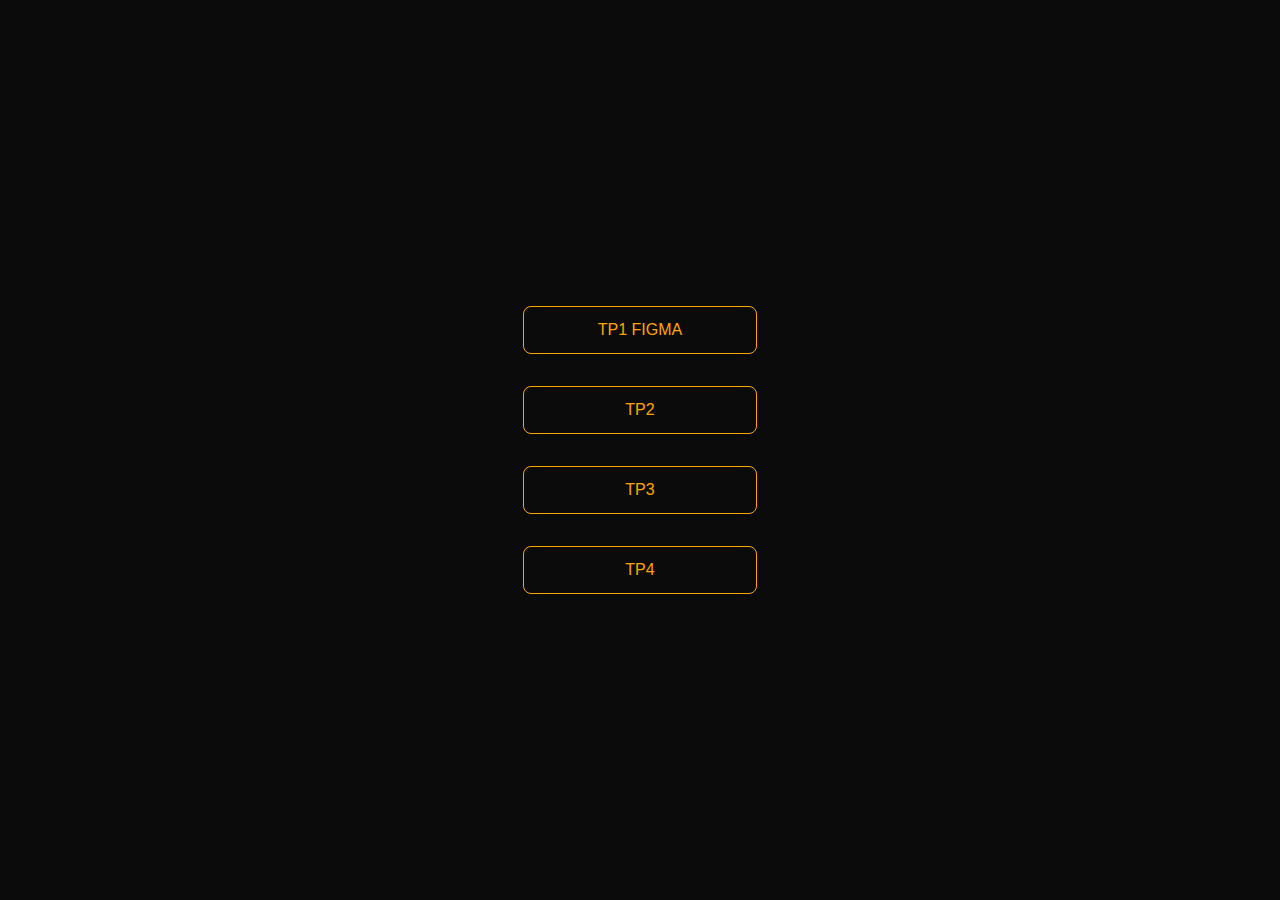
<file: index.html>
<!DOCTYPE html>
<html lang="en">
  <head>
    <meta charset="UTF-8" />
    <meta http-equiv="X-UA-Compatible" content="IE=edge" />
    <meta name="viewport" content="width=device-width, initial-scale=1.0" />
    <title>TP-Interfaces entregable</title>
    <link rel="stylesheet" href="style.css" />
  </head>
  <body>
    <div class="container">
      <a
        class="link-container"
        href="https://tomasferrerasdev.github.io/tp-interfaces/TP1/index.html"
        target="_blank"
        >TP1 FIGMA</a>
      <a
        class="link-container"
        href="https://tomasferrerasdev.github.io/tp-interfaces/TP2/index.html"
        target="_blank"
        >TP2</a>
        <a
        class="link-container"
        href="https://tomasferrerasdev.github.io/tp-interfaces/TP2/game.html"
        target="_blank"
        >TP3</a>
        <a
        class="link-container"
        href="https://tomasferrerasdev.github.io/tp-interfaces/TP2/stalker.html"
        target="_blank"
        >TP4</a>
    </div>
  </body>
</html>
</file>
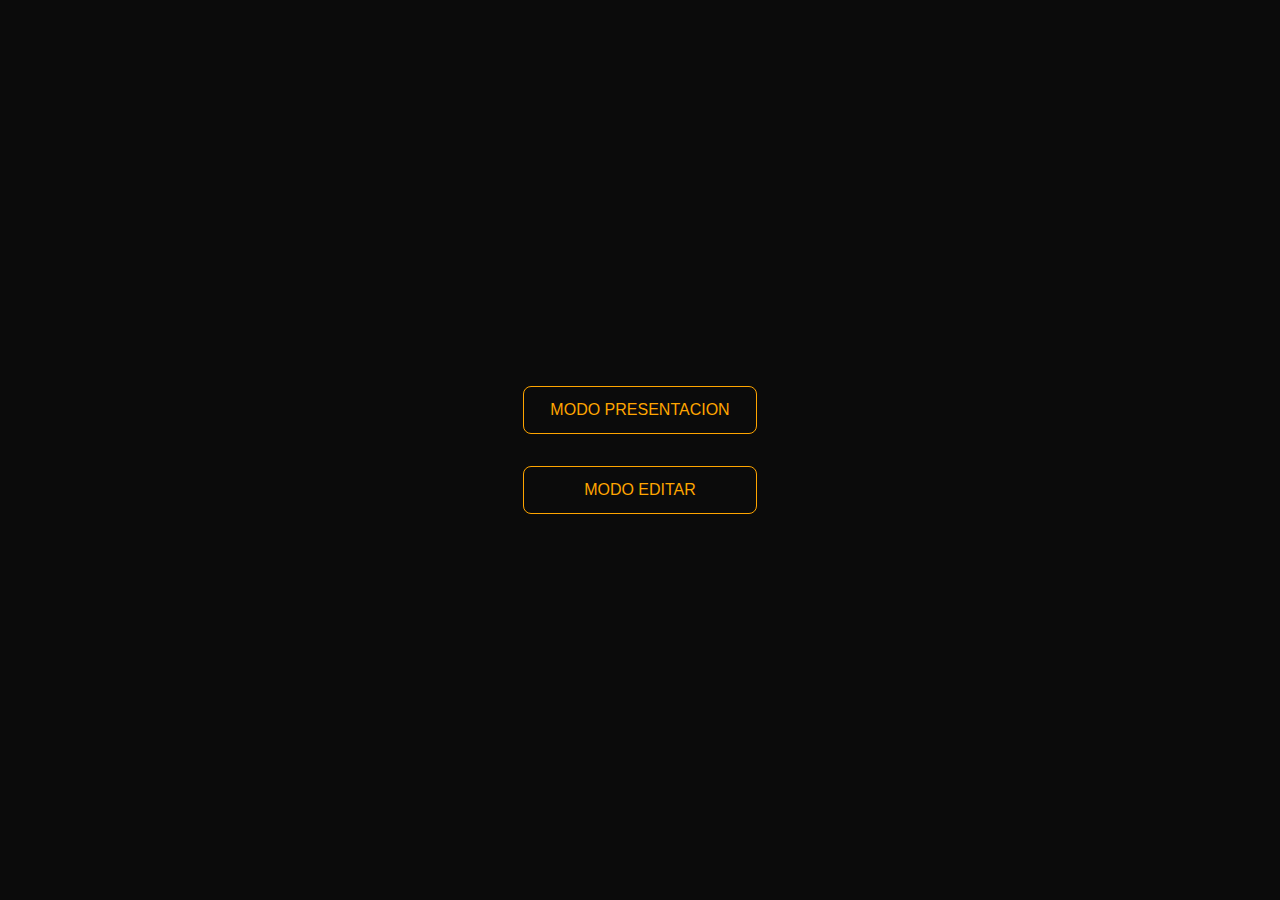
<file: TP1/index.html>
<!DOCTYPE html>
<html lang="en">
  <head>
    <meta charset="UTF-8" />
    <meta http-equiv="X-UA-Compatible" content="IE=edge" />
    <meta name="viewport" content="width=device-width, initial-scale=1.0" />
    <title>TP-Interfaces entregable</title>
    <link rel="stylesheet" href="style.css" />
  </head>
  <body>
    <div class="container">
      <a
        class="link-container"
        href="https://www.figma.com/proto/VJS6EDI5b0hnT5INKsM0E9/tp-interfaces?page-id=1%3A192&node-id=1%3A304&viewport=-109%2C528%2C0.46&scaling=min-zoom&starting-point-node-id=1%3A304"
        target="_blank"
        >MODO PRESENTACION</a
      >
      <a
        class="link-container"
        href="https://www.figma.com/file/VJS6EDI5b0hnT5INKsM0E9/tp-interfaces?node-id=1%3A192"
        target="_blank"
        >MODO EDITAR</a
      >
    </div>
  </body>
</html>
</file>
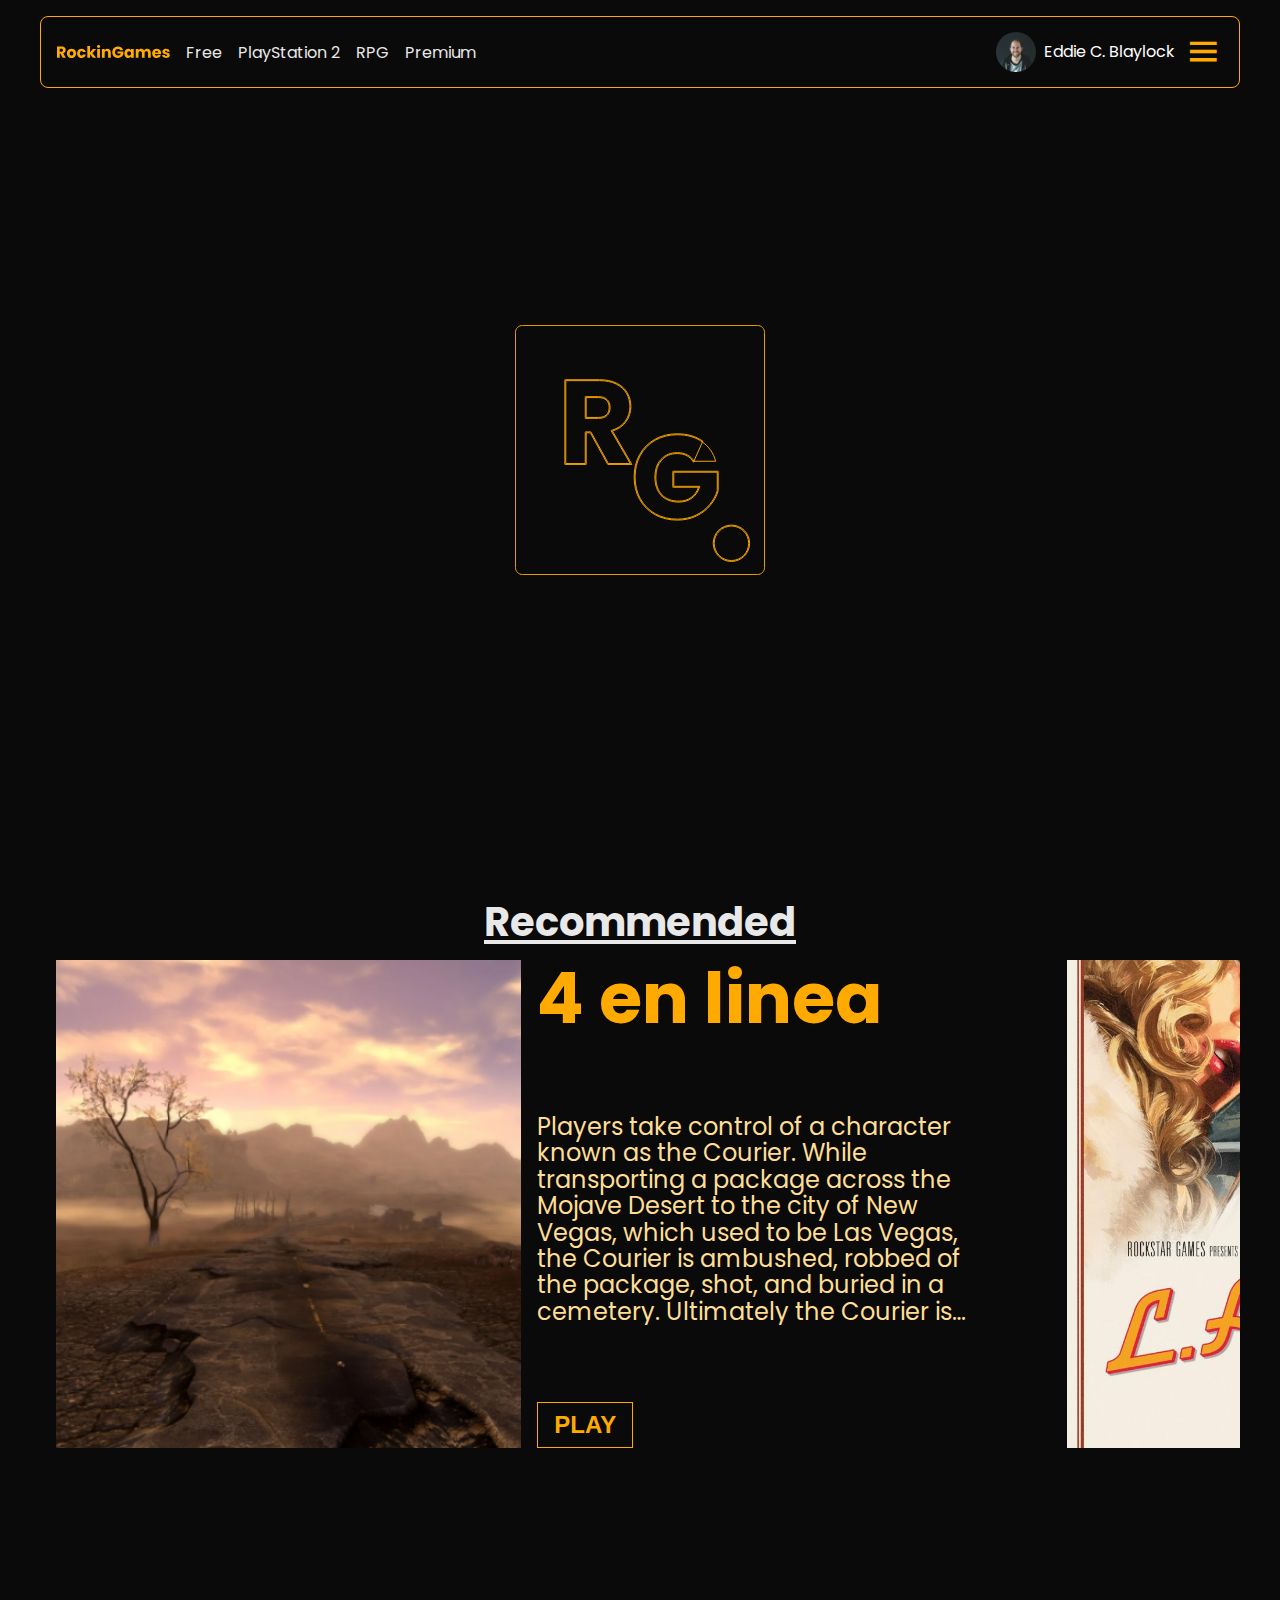
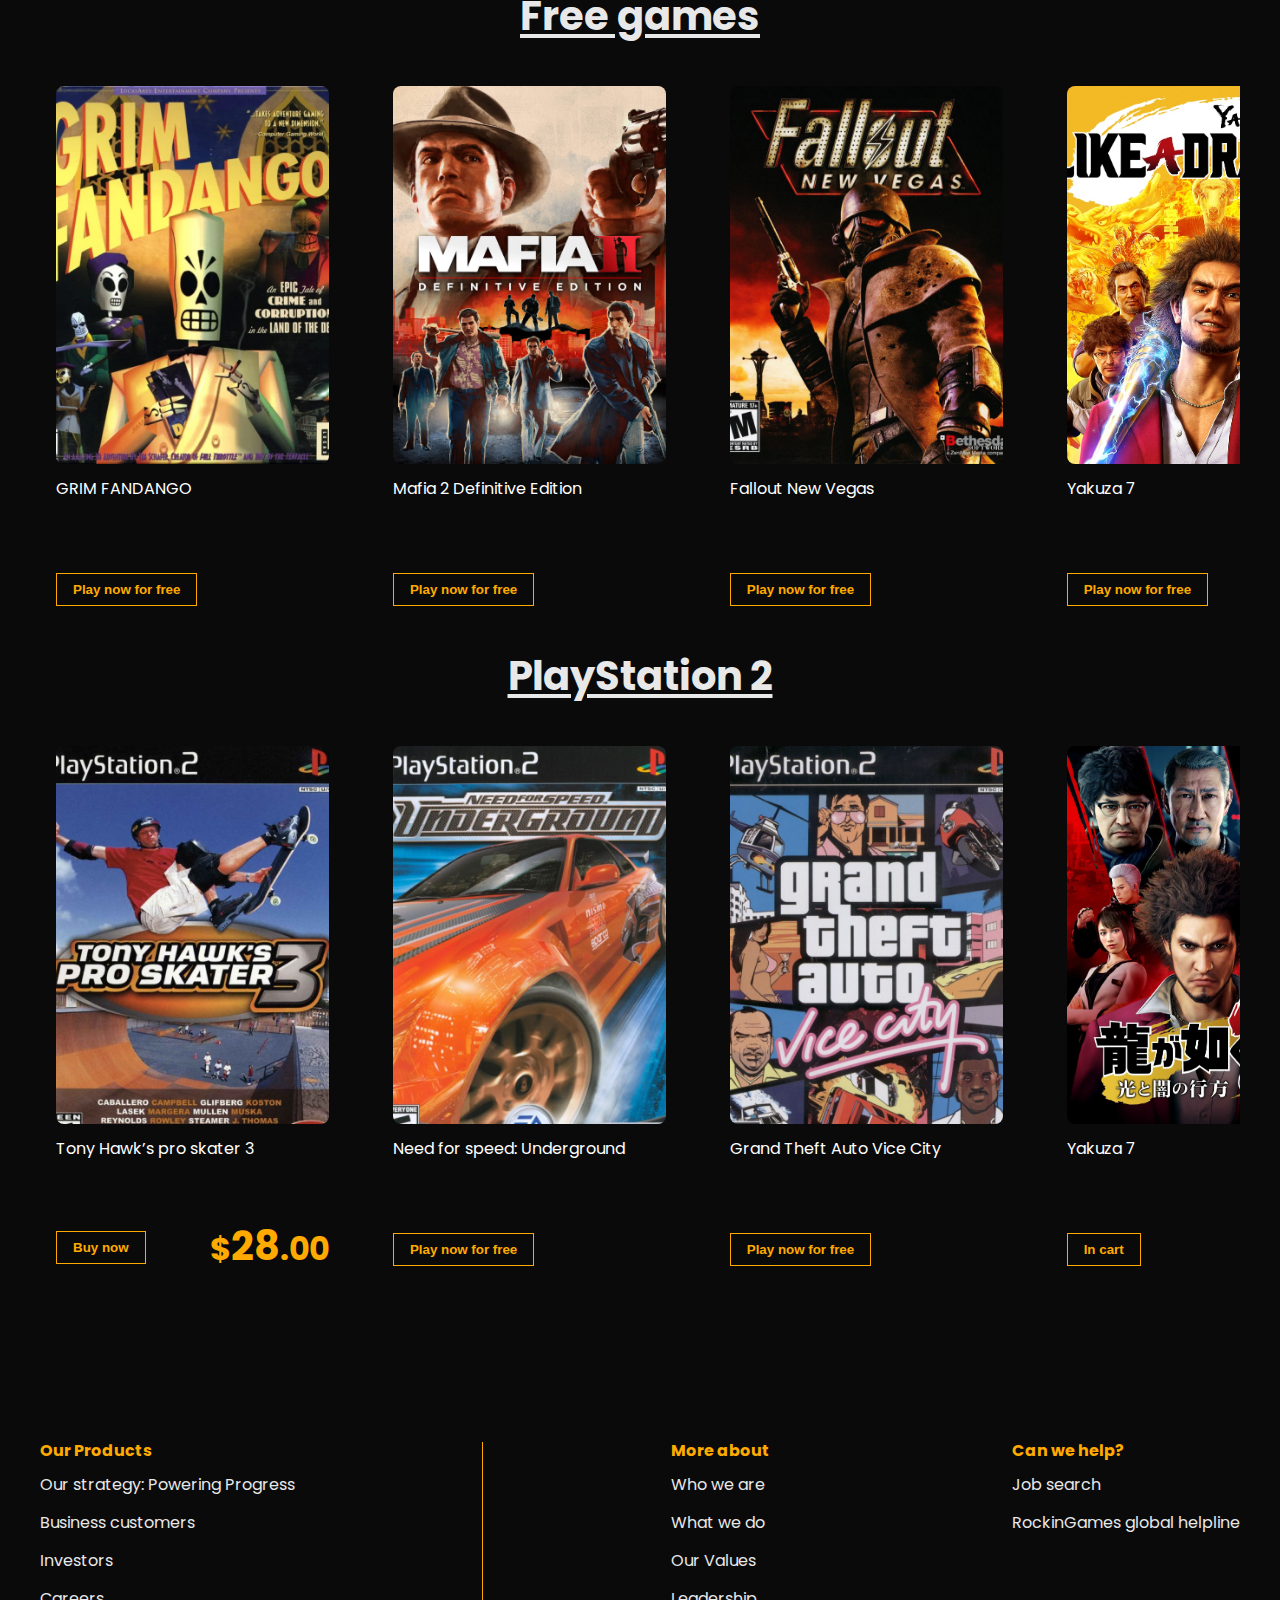
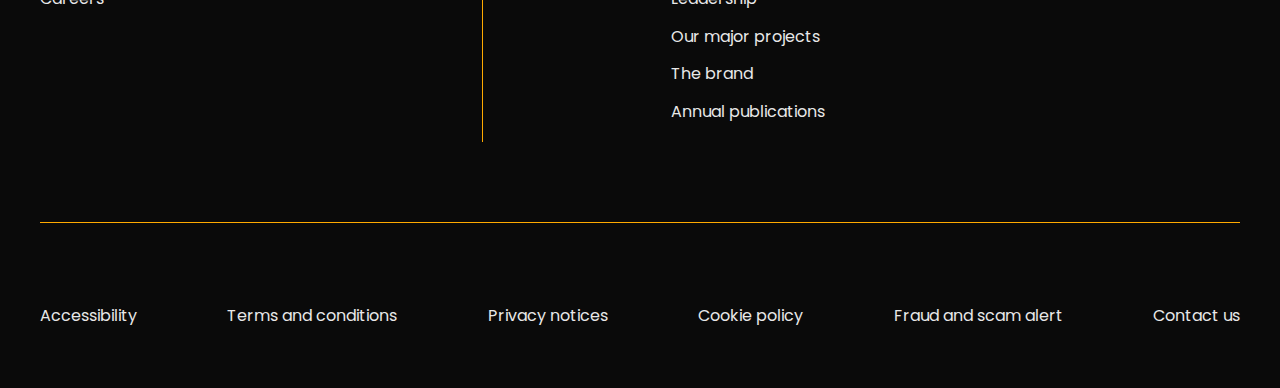
<file: TP2/index.html>
<!DOCTYPE html>
<html lang="en">
  <head>
    <meta charset="UTF-8" />
    <meta http-equiv="X-UA-Compatible" content="IE=edge" />
    <meta name="viewport" content="width=device-width, initial-scale=1.0" />
    <link rel="stylesheet" href="./assets/css/styles.css" />
    <link rel="preconnect" href="https://fonts.googleapis.com" />
    <link rel="preconnect" href="https://fonts.gstatic.com" crossorigin />
    <link
      href="https://unpkg.com/boxicons@2.1.4/css/boxicons.min.css"
      rel="stylesheet"
    />
    <link
      rel="shortcut icon"
      href="./assets/img/favicon.ico"
      type="image/x-icon"
    />
    <link
      href="https://fonts.googleapis.com/css2?family=Nunito:wght@200;300;400;500;600;700;800;900&family=Poppins:wght@300;400;700&display=swap"
      rel="stylesheet"
    />
    <title>RockinGames</title>
  </head>

  <body id="body">
    <div class="loader" id="loader">
      <svg
        id="text"
        viewBox="0 0 268 268"
        fill="none"
        xmlns="http://www.w3.org/2000/svg"
      >
        <path
          d="M99.3221 149.241L99.4646 149.5H99.76H124.464H125.334L124.896 148.748L104.477 113.709C110.834 111.699 115.682 108.376 118.982 103.723C122.458 98.9425 124.196 93.5065 124.196 87.432C124.196 82.0606 122.939 77.1949 120.418 72.8469C117.888 68.3989 114.054 64.9211 108.942 62.4082C103.907 59.8909 97.8106 58.644 90.672 58.644H53.936H53.436V59.144V149V149.5H53.936H75.824H76.324V149V115.58H80.7766L99.3221 149.241ZM81.5099 114.839L81.3674 114.58H81.072H75.824H75.324V115.08V148.5H54.436V59.644H90.672C97.6981 59.644 103.633 60.8716 108.496 63.3032L108.499 63.3047C113.455 65.7407 117.13 69.0886 119.549 73.3432L119.551 73.3469C121.979 77.5318 123.196 82.2228 123.196 87.432C123.196 93.303 121.521 98.5327 118.172 103.138L118.168 103.143C114.916 107.728 110.07 111 103.585 112.937L102.976 113.119L103.296 113.668L123.594 148.5H100.055L81.5099 114.839ZM75.324 99.592V100.092H75.824H89.392C93.4737 100.092 96.6105 99.094 98.7018 97.0053C100.87 94.9251 101.924 92.0081 101.924 88.328C101.924 84.8103 100.865 81.9821 98.7018 79.9067C96.6105 77.8179 93.4737 76.82 89.392 76.82H75.824H75.324V77.32V99.592ZM98.0061 96.287L98.006 96.2869L97.9985 96.2944C96.1644 98.1285 93.3292 99.092 89.392 99.092H76.324V77.82H89.392C93.3292 77.82 96.1644 78.7835 97.9985 80.6176L97.9984 80.6176L98.0061 80.625C99.936 82.4745 100.924 85.0211 100.924 88.328C100.924 91.8138 99.9312 94.4421 98.0061 96.287ZM191.145 146.799L191.286 147.06L201.345 124.52C193.906 119.244 184.755 116.62 173.92 116.62C164.97 116.62 156.99 118.6 149.995 122.572C143.002 126.458 137.517 131.943 133.548 139.019L133.547 139.021C129.661 146.016 127.724 153.995 127.724 162.944C127.724 171.893 129.661 179.872 133.547 186.867L133.549 186.871C137.519 193.861 143.003 199.345 149.993 203.315L149.999 203.318C157.078 207.203 165.099 209.14 174.048 209.14C181.623 209.14 188.441 207.676 194.49 204.738C200.522 201.808 205.487 197.968 209.377 193.215C213.342 188.474 216.149 183.337 217.791 177.806L217.812 177.737V177.664V157.312V156.812H217.312H169.696H169.196V157.312V173.44V173.94H169.696H196.77C195.081 178.655 192.482 182.269 188.986 184.812L188.981 184.815C185.413 187.471 181 188.812 175.712 188.812C167.967 188.812 161.921 186.543 157.512 182.053C153.187 177.477 150.996 171.129 150.996 162.944C150.996 155.273 153.101 149.219 157.263 144.724L157.266 144.72C161.426 140.144 166.96 137.844 173.92 137.844C177.95 137.844 181.406 138.641 184.305 140.215L184.313 140.219L184.32 140.223C187.302 141.714 189.573 143.903 191.145 146.799ZM156.789 182.744L156.795 182.75C161.432 187.474 167.758 189.812 175.712 189.812C181.175 189.812 185.807 188.423 189.577 185.619C193.427 182.817 196.213 178.799 197.946 173.598L198.166 172.94H197.472H170.196V157.812H216.812V177.591C215.209 182.956 212.477 187.95 208.608 192.575L208.605 192.579C204.815 197.212 199.968 200.966 194.054 203.838C188.157 206.702 181.492 208.14 174.048 208.14C165.249 208.14 157.399 206.237 150.484 202.443C143.652 198.563 138.3 193.21 134.42 186.379C130.627 179.55 128.724 171.743 128.724 162.944C128.724 154.144 130.627 146.336 134.421 139.507C138.301 132.59 143.653 127.239 150.483 123.445L150.487 123.443C157.315 119.565 165.122 117.62 173.92 117.62C184.589 117.62 193.528 120.201 200.767 125.336L200.769 125.337C207.922 130.353 212.707 137.252 215.125 146.06H191.879C190.215 143.114 187.844 140.869 184.775 139.332C181.703 137.667 178.079 136.844 173.92 136.844C166.716 136.844 160.901 139.237 156.528 144.045C152.158 148.766 149.996 155.084 149.996 162.944C149.996 171.312 152.241 177.933 156.789 182.744ZM8 0.5H260C264.142 0.5 267.5 3.85786 267.5 8V260C267.5 264.142 264.142 267.5 260 267.5H7.99999C3.85786 267.5 0.5 264.142 0.5 260V7.99999C0.5 3.85786 3.85786 0.5 8 0.5ZM250.5 234C250.5 244.217 242.217 252.5 232 252.5C221.783 252.5 213.5 244.217 213.5 234C213.5 223.783 221.783 215.5 232 215.5C242.217 215.5 250.5 223.783 250.5 234ZM232 253.5C242.77 253.5 251.5 244.77 251.5 234C251.5 223.23 242.77 214.5 232 214.5C221.23 214.5 212.5 223.23 212.5 234C212.5 244.77 221.23 253.5 232 253.5Z"
          stroke="#FFAB00"
        />
      </svg>
    </div>
    <div class="hero" id="hero">
      <header class="header" id="header">
        <nav class="nav container">
          <div class="nav-left">
            <a href="#" class="nav__logo">
              <img
                src="./assets/img/logo.svg"
                alt="RockinGames logo"
                class="nav__logo-img"
              />
            </a>
            <div class="nav-item-container">
              <a href="#" class="fw-regular p-2">Free</a>
              <a href="#" class="fw-regular p-2">PlayStation 2</a>
              <a href="#" class="fw-regular p-2">RPG</a>
              <a href="#" class="fw-regular p-2">Premium</a>
            </div>
          </div>
          <div class="nav__menu" id="nav-menu">
            <div class="nav__avatar">
              <img src="./assets/img/avatar.png" alt="avatar image" />
              <div class="nav__menu-data">
                <div class="nav__menu-text">
                  <p class="p-1 fw-bold">Eddie C. Blaylock</p>
                  <p class="p-1 fw-regular">eddieblaylock@gmail.com</p>
                </div>
                <button class="fw-bold">Log out</button>
              </div>
            </div>

            <ul class="nav__list">
              <li class="nav__item">
                <a href="#" class="fw-bold fs-h3 nav__link">Free</a>
              </li>
              <li class="nav__item">
                <a href="#" class="fw-bold fs-h3 nav__link">PlayStation 2</a>
              </li>
              <li class="nav__item">
                <a href="#" class="fw-bold fs-h3 nav__link">RPG</a>
              </li>
              <li class="nav__item">
                <a href="#" class="fw-bold fs-h3 nav__link">Premium</a>
              </li>
            </ul>

            <div class="nav__footer">
              <a href="#" class="fw-bold nav__link">Youtube</a>
              <a href="#" class="fw-bold nav__link">Instagram</a>
              <a href="#" class="fw-bold nav__link">Twitter</a>
              <a href="#" class="fw-bold nav__link">Discord</a>
            </div>

            <div class="nav__close" id="nav-close">
              <i class="bx bx-x"></i>
            </div>
          </div>

          <div class="nav-right">
            <div class="nav-avatar">
              <img src="./assets/img/avatar.png" alt="avatar image" />
              <p class="p-1 fw-regular">Eddie C. Blaylock</p>
            </div>
            <div class="nav__toggle" id="nav-toggle">
              <i class="bx bx-menu"></i>
            </div>
          </div>
        </nav>
      </header>

      <div class="home" id="home">
        <div class="home__container container">
          <div class="home__data">
            <div class="home__data-cta">
              <img
                src="./assets/img/stalker-title.png"
                alt="stalker title image"
              />
            </div>
            <div class="home__data-btn">
              <button>
                <a
                  href="./stalker.html"
                  class="btn-a"
                  >Preorder now</a
                >
                <span></span>
              </button>
            </div>
            <p class="fs-h4">Release August 13 2023</p>
          </div>
        </div>
      </div>
    </div>

    <div class="tittle-characters">
      <h3 class="fs-h3 fw-bold">Recommended</h3>
    </div>
    <div class="slider-wrap-showcase">
      <div class="slider-showcase">
        <div class="slider-inner showcase-inner slider-move">
          <div class="item-showcase">
            <div class="uno-showcase" id="connect"></div>
            <div class="dos-showcase">
              <h1>4 en linea</h1>
              <p class="p-1">
                Players take control of a character known as the Courier. While
                transporting a package across the Mojave Desert to the city of
                New Vegas, which used to be Las Vegas, the Courier is ambushed,
                robbed of the package, shot, and buried in a cemetery.
                Ultimately the Courier is dug out and recovers from their wound.
                The Courier then begins a journey to find their would-be killer
                and recover the package, makes friends and enemies among various
                warring factions, and ultimately becomes caught up in a conflict
                that will determine who controls New Vegas and the Mojave
                Wasteland
              </p>
              <button class="p-1 fw-bold">
                <a
                  href="./game.html"
                >
                  PLAY</a
                >
              </button>
            </div>
          </div>
          <div class="item-showcase">
            <div class="uno-showcase" id="noire"></div>
            <div class="dos-showcase">
              <h1>L.A. Noire</h1>
              <p class="p-1">
                After a robbery goes badly wrong in the western town of
                Blackwater, Arthur Morgan and the Van der Linde gang are forced
                to flee. With federal agents and the best bounty hunters in the
                nation massing on their heels, the gang must rob, steal and
                fight their way across the rugged heartland of America in order
                to survive.
              </p>
              <div class="card-bottom">
                <button class="p-1 fw-bold">PLAY</button>
                <h3 class="fs-h3">$54.00</h3>
              </div>
            </div>
          </div>
          <div class="item-showcase">
            <div class="uno-showcase" id="yakuza"></div>
            <div class="dos-showcase">
              <h1>Yakuza 0: Like a dragon(Ryu ga gotaku)</h1>
              <p class="p-1">
                Fight like hell through Tokyo and Osaka with protagonist Kazuma
                Kiryu and series regular Goro Majima. Play as Kazuma Kiryu and
                discover how he finds himself in a world of trouble when a
                simple debt collection goes wrong and his mark winds up
                murdered. Then, step into the silver-toed shoes of Goro Majima
                and explore his “normal” life as the proprietor of a cabaret
                club.
              </p>
              <div class="card-bottom">
                <button class="p-1 fw-bold">PLAY</button>
                <h3>$60.00</h3>
              </div>
            </div>
          </div>
        </div>
      </div>
    </div>

    <div class="tittle-characters">
      <h3 class="fs-h3 fw-bold">Free games</h3>
    </div>
    <div class="slider-wrap">
      <div class="slider">
        <div class="slider-inner slider-2nd slider-move">
          <div class="item">
            <div class="uno">
              <img src="./assets/img/Fandango.png" alt="Fandango" />
            </div>
            <div class="dos">
              <p class="p-2 fw-regular">GRIM FANDANGO</p>
              <button>Play now for free</button>
            </div>
          </div>
          <div class="item">
            <div class="uno">
              <img
                src="./assets/img/mafia.png"
                alt="Mafia 2 Definitive Edition"
              />
            </div>
            <div class="dos">
              <p class="p-2 fw-regular">Mafia 2 Definitive Edition</p>
              <button>Play now for free</button>
            </div>
          </div>
          <div class="item">
            <div class="uno">
              <img
                src="./assets/img/Fallout New Vegas.jpg"
                alt="Fallout New Vegas"
              />
            </div>
            <div class="dos">
              <p class="p-2 fw-regular">Fallout New Vegas</p>
              <button>Play now for free</button>
            </div>
          </div>
          <div class="item">
            <div class="uno">
              <img src="./assets/img/yakuza.png" alt="Yakuza 7" />
            </div>
            <div class="dos">
              <p class="p-2 fw-regular">Yakuza 7</p>
              <button>Play now for free</button>
            </div>
          </div>
          <div class="item">
            <div class="uno">
              <img
                src="./assets/img/tortugas.png"
                alt="Teenage Mutant Ninja Turtles"
              />
            </div>
            <div class="dos">
              <p class="p-2 fw-regular">
                Tortugas Nijas (teenage mutant ninja turtles the cowabunga
                collection)
              </p>
              <button>Play now for free</button>
            </div>
          </div>
          <div class="item">
            <div class="uno">
              <img src="./assets/img/bioshock.png" alt="Bioshock Infinite" />
            </div>
            <div class="dos">
              <p class="p-2 fw-regular">Bioshock Infinite</p>
              <button>Play now for free</button>
            </div>
          </div>
          <div class="item">
            <div class="uno">
              <img
                src="./assets/img/stalker soc.png"
                alt="S.T.A.L.K.E.R Shadow of Chernobyl"
              />
            </div>
            <div class="dos">
              <p class="p-2 fw-regular">S.T.A.L.K.E.R Shadow of Chernobyl</p>
              <button>Play now for free</button>
            </div>
          </div>
          <div class="item">
            <div class="uno">
              <img src="./assets/img/stalker 2.png" alt="S.T.A.L.K.E.R 2" />
            </div>
            <div class="dos">
              <p class="p-2 fw-regular">S.T.A.L.K.E.R 2</p>
              <button>Play now for free</button>
            </div>
          </div>
          <div class="item">
            <div class="uno">
              <img
                src="./assets/img/nhr.png"
                alt="nhra championship drag racing speed for all"
              />
            </div>
            <div class="dos">
              <p class="p-2 fw-regular">
                NHRA Championship Drag Racing Speed for all
              </p>
              <button>Play now for free</button>
            </div>
          </div>
        </div>
      </div>
    </div>

    <div class="tittle-characters">
      <h3 class="fs-h3 fw-bold">PlayStation 2</h3>
    </div>
    <div class="slider-wrap">
      <div class="slider">
        <div class="slider-inner slider-2nd slider-move">
          <div class="item">
            <div class="uno">
              <img
                src="./assets/img/tony hawks.png"
                alt="Tony Hawk’s pro skater 3"
              />
            </div>
            <div class="dos">
              <p class="p-2 fw-regular">Tony Hawk’s pro skater 3</p>
              <div class="card-bottom">
                <button>Buy now</button>
                <h3 class="p-1">$<span class="fs-h3">28</span>.00</h3>
              </div>
            </div>
          </div>
          <div class="item">
            <div class="uno">
              <img
                src="./assets/img/Need for speed.png"
                alt="Need for speed: Underground"
              />
            </div>
            <div class="dos">
              <p class="p-2 fw-regular">Need for speed: Underground</p>
              <button>Play now for free</button>
            </div>
          </div>
          <div class="item">
            <div class="uno">
              <img
                src="./assets/img/gta vice city.png"
                alt="Grand Theft Auto Vice City"
              />
            </div>
            <div class="dos">
              <p class="p-2 fw-regular">Grand Theft Auto Vice City</p>
              <button>Play now for free</button>
            </div>
          </div>
          <div class="item">
            <div class="uno">
              <img src="./assets/img/Yakuza 7.webp" alt="Yakuza 7" />
            </div>
            <div class="dos">
              <p class="p-2 fw-regular">Yakuza 7</p>
              <div class="card-bottom">
                <button>In cart</button>
                <i class="bx bx-cart-alt"></i>
              </div>
            </div>
          </div>
          <div class="item">
            <div class="uno">
              <img
                src="./assets/img/tomb raider.png"
                alt="Tomb Raider Anniversary"
              />
            </div>
            <div class="dos">
              <p class="p-2 fw-regular">Tomb Raider Anniversary</p>
              <div class="card-bottom">
                <button>Buy now</button>
                <h3 class="p-1">$<span class="fs-h3">15</span>.50</h3>
              </div>
            </div>
          </div>
          <div class="item">
            <div class="uno">
              <img
                src="./assets/img/metal gear solid.png"
                alt="Metal Gear Solid 2: Sons of Liberty"
              />
            </div>
            <div class="dos">
              <p class="p-2 fw-regular">Metal Gear Solid 2: Sons of Liberty</p>
              <button>Play now for free</button>
            </div>
          </div>
          <div class="item">
            <div class="uno">
              <img
                src="./assets/img/simpsons.png"
                alt="The Simpsons Hit & Run"
              />
            </div>
            <div class="dos">
              <p class="p-2 fw-regular">The Simpsons Hit & Run</p>
              <button>Play now for free</button>
            </div>
          </div>
          <div class="item">
            <div class="uno">
              <img
                src="./assets/img/transfomers.png"
                alt="Transformers the game"
              />
            </div>
            <div class="dos">
              <p class="p-2 fw-regular">Transformers the game</p>
              <div class="card-bottom">
                <button>Buy now</button>
                <h3 class="p-1">$<span class="fs-h3">2</span>.00</h3>
              </div>
            </div>
          </div>
          <div class="item">
            <div class="uno">
              <img src="./assets/img/punisher.png" alt="The punisher" />
            </div>
            <div class="dos">
              <p class="p-2 fw-regular">The punisher</p>
              <button>Play now for free</button>
            </div>
          </div>
        </div>
      </div>
    </div>
    <footer class="footer">
      <div class="footer__container container">
        <div class="footer__body">
          <div class="footer__body-list">
            <ul aria-label="FIRST">
              <p class="p-2 fw-bold">Our Products</p>
              <li>Our strategy: Powering Progress</li>
              <li>Business customers</li>
              <li>Investors</li>
              <li>Careers</li>
            </ul>
          </div>

          <div class="footer__vl"></div>

          <div class="footer__body-list">
            <ul aria-label="SECOND">
              <p class="p-2 fw-bold">More about</p>
              <li>Who we are</li>
              <li>What we do</li>
              <li>Our Values</li>
              <li>Leadership</li>
              <li>Our major projects</li>
              <li>The brand</li>
              <li>Annual publications</li>
            </ul>
          </div>
          <div class="footer__body-list">
            <ul aria-label="THIRD">
              <p class="p-2 fw-bold">Can we help?</p>
              <li>Job search</li>
              <li>RockinGames global helpline</li>
            </ul>
          </div>
        </div>
      </div>

      <div class="hr container"></div>

      <div class="footer__bottom">
        <div class="footer__bottom-container container">
          <ul>
            <li>Accessibility</li>
            <li>Terms and conditions</li>
            <li>Privacy notices</li>
            <li>Cookie policy</li>
            <li>Fraud and scam alert</li>
            <li>Contact us</li>
          </ul>
        </div>
      </div>
    </footer>

    <script src="./assets/js/main.js"></script>
  </body>
</html>
</file>
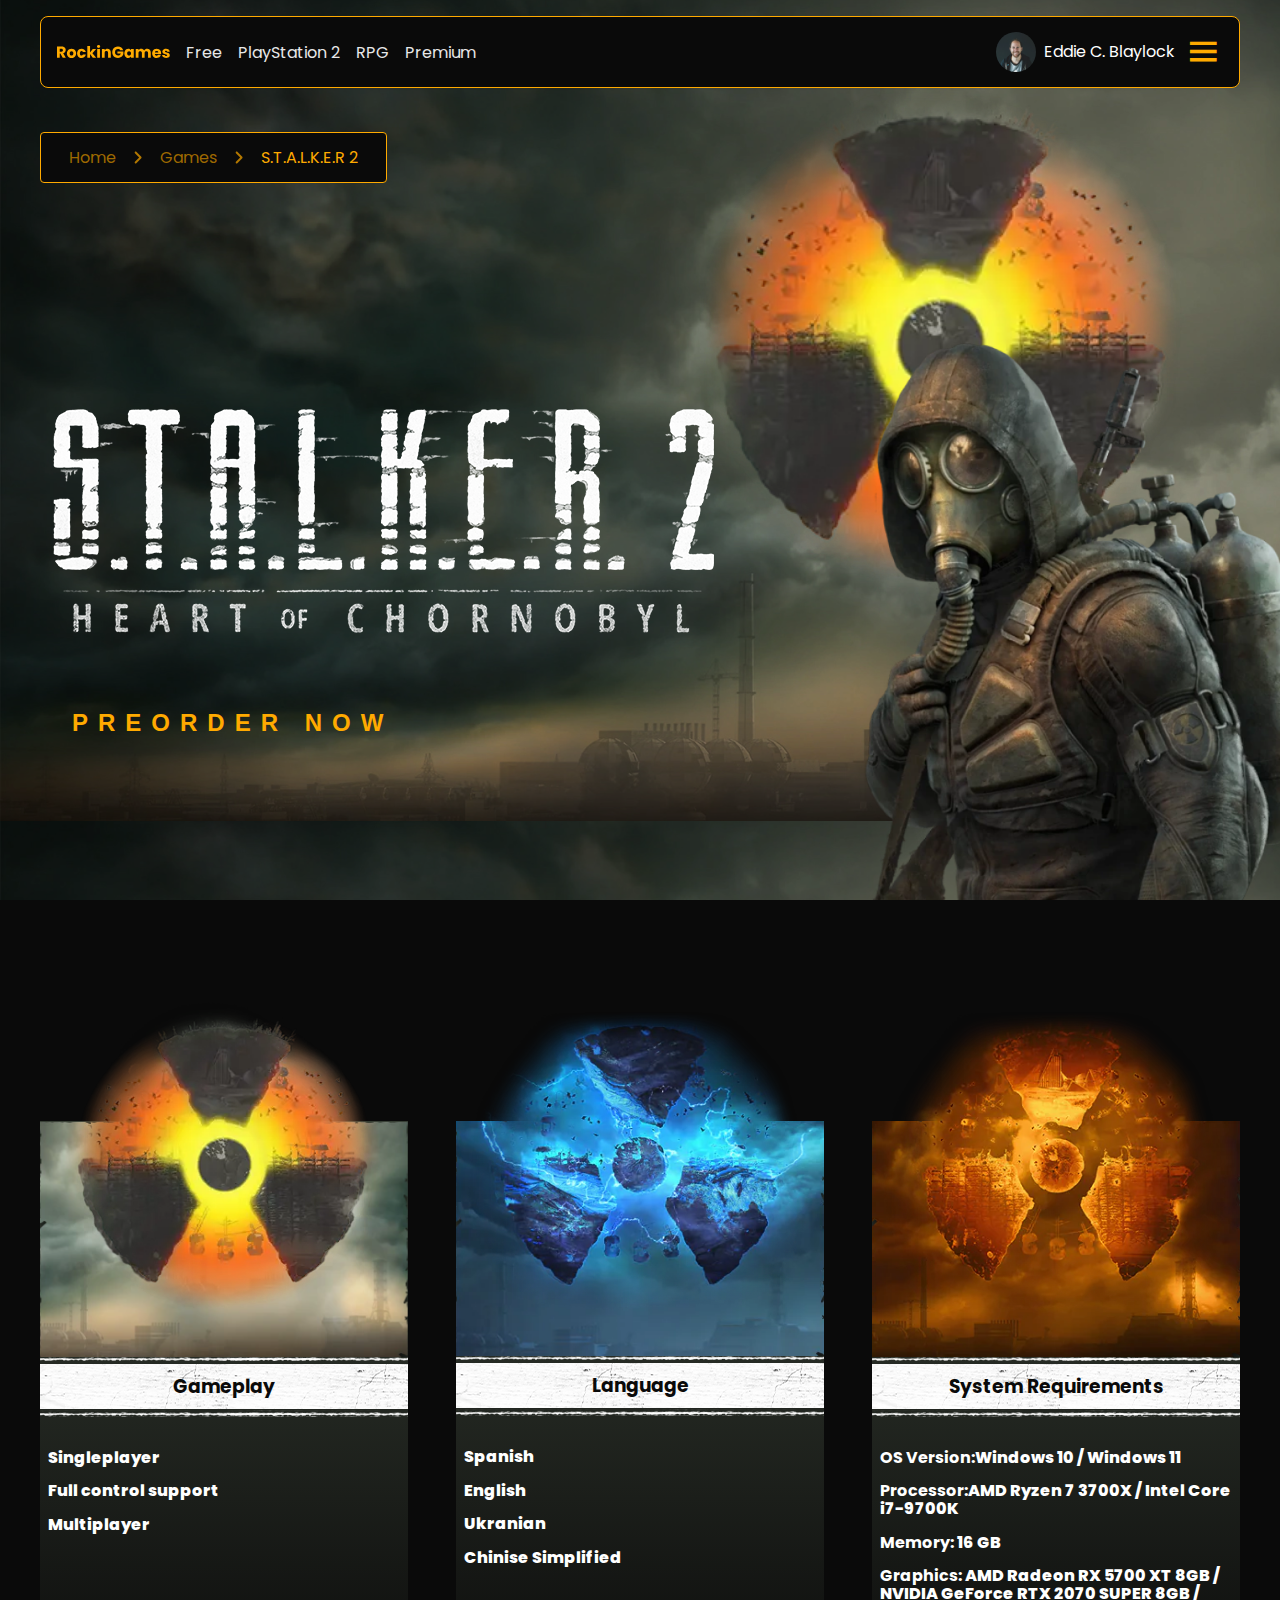
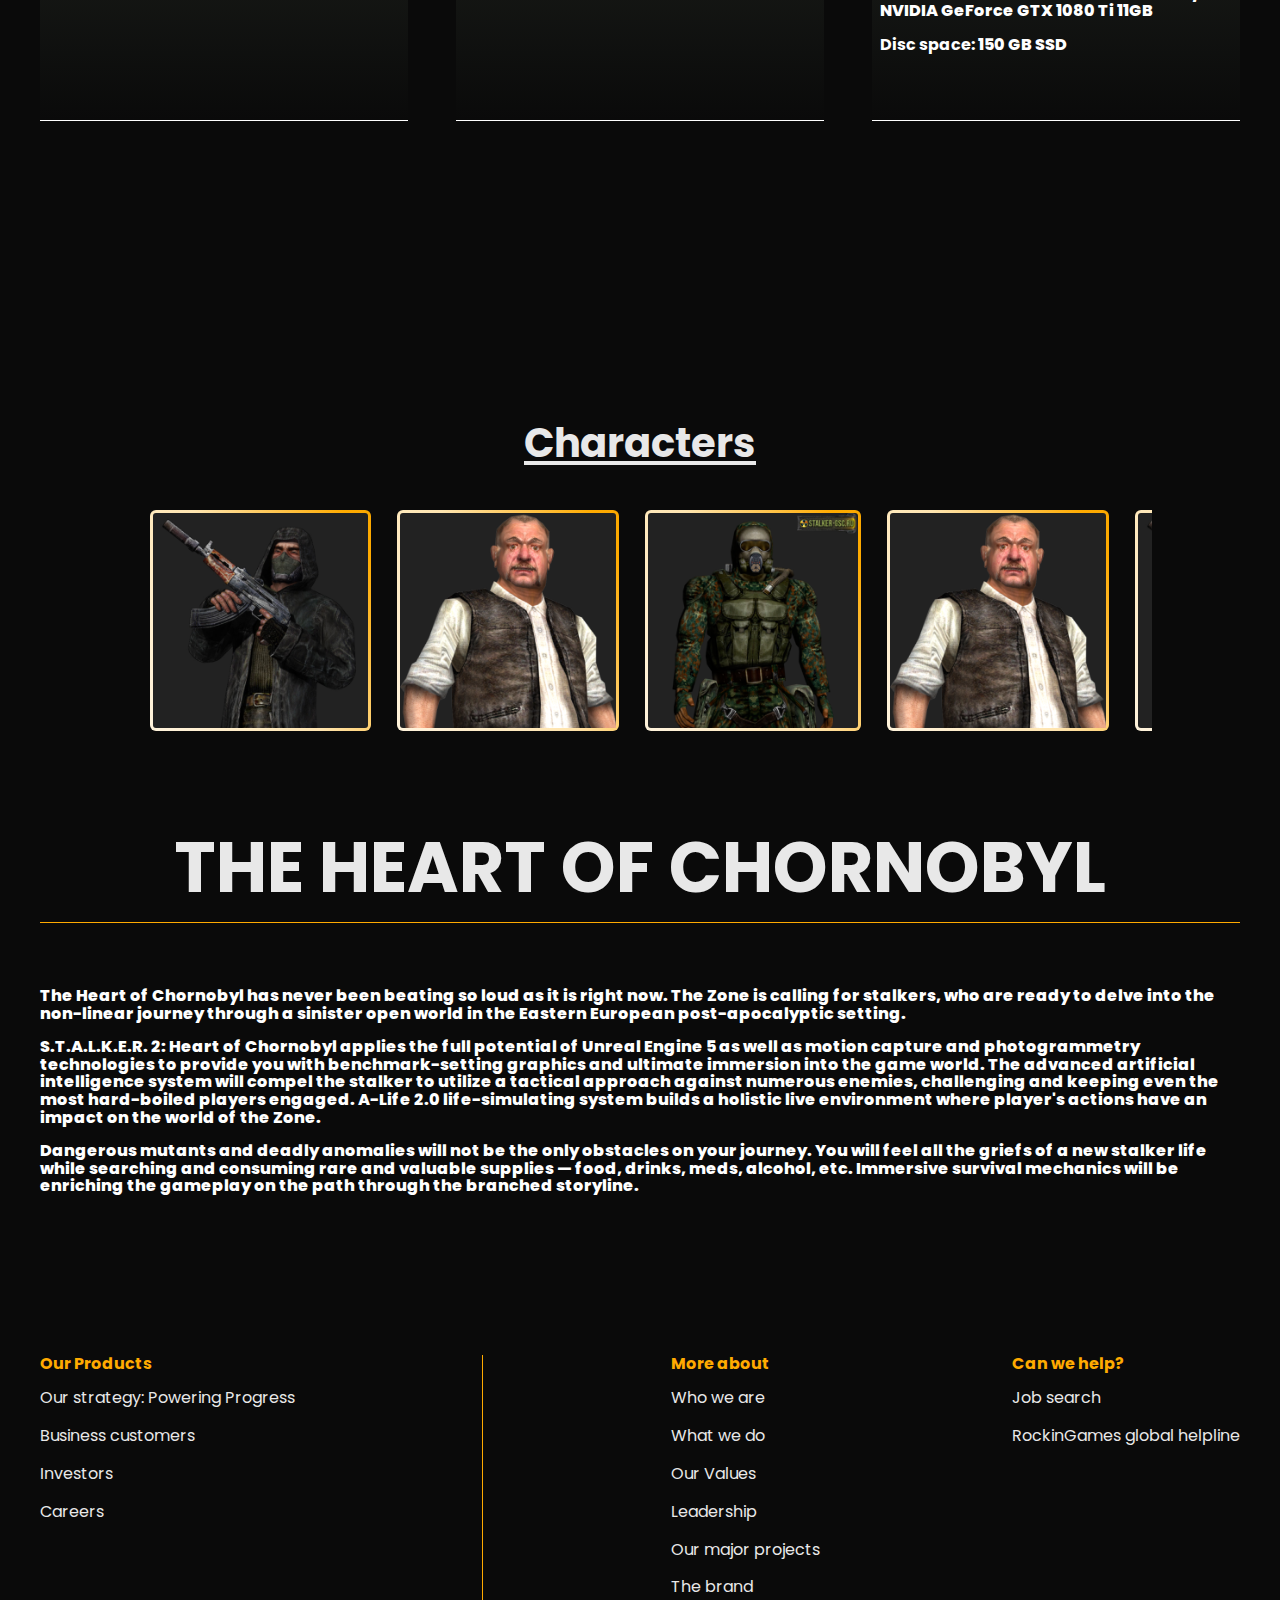
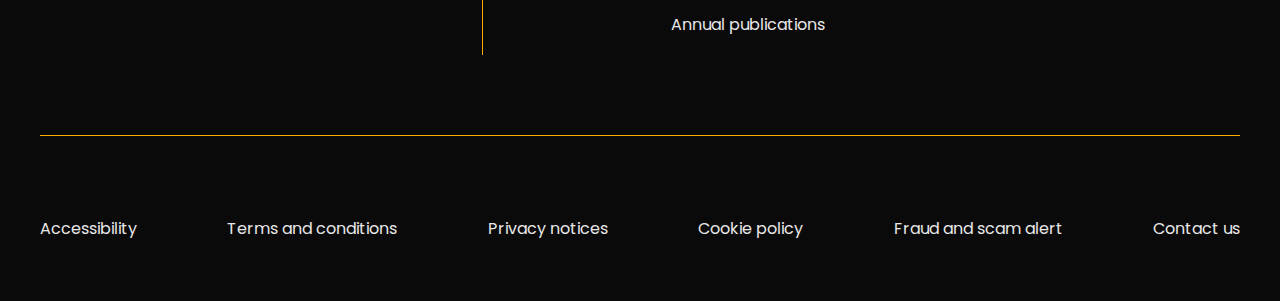
<file: stalker.html>
<!DOCTYPE html>
<html lang="en">
  <head>
    <meta charset="UTF-8" />
    <meta http-equiv="X-UA-Compatible" content="IE=edge" />
    <meta name="viewport" content="width=device-width, initial-scale=1.0" />
    <link rel="stylesheet" href="./assets/css/styles.css" />
    <link rel="preconnect" href="https://fonts.googleapis.com" />
    <link rel="preconnect" href="https://fonts.gstatic.com" crossorigin />
    <link
      href="https://unpkg.com/boxicons@2.1.4/css/boxicons.min.css"
      rel="stylesheet"
    />
    <link
      rel="shortcut icon"
      href="./assets/img/favicon.ico"
      type="image/x-icon"
    />
    <link
      href="https://fonts.googleapis.com/css2?family=Nunito:wght@200;300;400;500;600;700;800;900&family=Poppins:wght@300;400;700&display=swap"
      rel="stylesheet"
    />
    <title>RockinGames</title>
  </head>

  <body>
    <div class="stalker__hero" id="hero">
      <header class="header" id="header">
        <nav class="nav container">
          <div class="nav-left">
            <a href="./index.html" class="nav__logo">
              <img
                src="./assets/img/logo.svg"
                alt="RockinGames logo"
                class="nav__logo-img"
              />
            </a>
            <div class="nav-item-container">
              <a href="#" class="fw-regular p-2">Free</a>
              <a href="#" class="fw-regular p-2">PlayStation 2</a>
              <a href="#" class="fw-regular p-2">RPG</a>
              <a href="#" class="fw-regular p-2">Premium</a>
            </div>
          </div>

          <div class="nav__menu" id="nav-menu">
            <div class="nav__avatar">
              <img src="./assets/img/avatar.png" alt="avatar image" />
              <div class="nav__menu-data">
                <div class="nav__menu-text">
                  <p class="p-1 fw-bold">Eddie C. Blaylock</p>
                  <p class="p-1 fw-regular">eddieblaylock@gmail.com</p>
                </div>
                <button class="fw-bold">Log out</button>
              </div>
            </div>

            <ul class="nav__list">
              <li class="nav__item">
                <a href="#" class="fw-bold fs-h3 nav__link">Free</a>
              </li>
              <li class="nav__item">
                <a href="#" class="fw-bold fs-h3 nav__link">PlayStation 2</a>
              </li>
              <li class="nav__item">
                <a href="#" class="fw-bold fs-h3 nav__link">RPG</a>
              </li>
              <li class="nav__item">
                <a href="#" class="fw-bold fs-h3 nav__link">Premium</a>
              </li>
            </ul>

            <div class="nav__footer">
              <a href="#" class="fw-bold nav__link">Youtube</a>
              <a href="#" class="fw-bold nav__link">Instagram</a>
              <a href="#" class="fw-bold nav__link">Twitter</a>
              <a href="#" class="fw-bold nav__link">Discord</a>
            </div>

            <div class="nav__close" id="nav-close">
              <i class="bx bx-x"></i>
            </div>
          </div>

          <div class="nav-right">
            <div class="nav-avatar">
              <img src="./assets/img/avatar.png" alt="avatar image" />
              <p class="p-1 fw-regular">Eddie C. Blaylock</p>
            </div>
            <div class="nav__toggle" id="nav-toggle">
              <i class="bx bx-menu"></i>
            </div>
          </div>
        </nav>
      </header>

      <div class="showcase" id="showcase">
        <img src="./assets/img/stalker/rad1.webp" alt="" />
        <img
          src="./assets/img/stalker-showcase.png"
          alt=""
          class="showcase-img"
        />
        <div class="showcase__container container">
          <div class="breadcrumb">
            <div class="breadcrumb__list stalker__breadcrumb">
              <a href="./index.html">Home</a>
              <img src="./assets/img/arrow.svg" alt="arrow svg" />
              <a href="#">Games</a>
              <img src="./assets/img/arrow.svg" alt="arrow svg" />
              <a href="#">S.T.A.L.K.E.R 2</a>
            </div>
          </div>

          <div class="game__container">
            <div class="game__container-title">
              <img src="./assets/img/stalker-title.png" alt="stalker title" />
              <div class="button__container">
                <button class="cta p-1">
                  PREORDER NOW
                  <span class="cta-span"></span>
                </button>
              </div>
            </div>
          </div>
        </div>

        <div class="features">
          <div class="features__container container">
            <div class="features__cards">
              <div class="features__card">
                <div class="floating__img">
                  <img src="./assets/img/stalker/rad1.webp" alt="" />
                </div>
                <img src="./assets/img/stalker/s-t-bg 1.png" alt="" />
                <div class="banner">
                  <h3>Gameplay</h3>
                </div>
                <div class="features__card-list">
                  <p>Singleplayer</p>
                  <p>Full control support</p>
                  <p>Multiplayer</p>
                </div>
              </div>

              <div class="features__card">
                <div class="floating__img">
                  <img src="./assets/img/stalker/rad2.webp" alt="" />
                </div>
                <img src="./assets/img/stalker/d-t-bg 1.png" alt="" />
                <div class="banner">
                  <h3>Language</h3>
                </div>
                <div class="features__card-list">
                  <p>Spanish</p>
                  <p>English</p>
                  <p>Ukranian</p>
                  <p>Chinise Simplified</p>
                </div>
              </div>

              <div class="features__card">
                <div class="floating__img">
                  <img src="./assets/img/stalker/rad3.webp" alt="" />
                </div>
                <img src="./assets/img/stalker/u-t-bg 1.png" alt="" />
                <div class="banner">
                  <h3>System Requirements</h3>
                </div>
                <div class="features__card-list">
                  <p>
                    <span class="fw-bold">OS Version:</span>Windows 10 / Windows
                    11
                  </p>
                  <p>
                    <span class="fw-bold">Processor:</span>AMD Ryzen 7 3700X /
                    Intel Core i7-9700K
                  </p>
                  <p><span class="fw-bold">Memory: </span>16 GB</p>
                  <p>
                    <span class="fw-bold">Graphics: </span>AMD Radeon RX 5700 XT
                    8GB / NVIDIA GeForce RTX 2070 SUPER 8GB / NVIDIA GeForce GTX
                    1080 Ti 11GB
                  </p>
                  <p><span class="fw-bold">Disc space: </span>150 GB SSD</p>
                </div>
              </div>
            </div>
          </div>
        </div>

        <div class="tittle-characters">
          <h3 class="fs-h3 fw-bold">Characters</h3>
        </div>
        <div class="slider-wrap-characters">
          <div class="slider-characters">
            <div class="slider-inner-characters slider-move">
              <div class="characters__container container">
                <div class="characters__card">
                  <div class="gradient-border">
                    <img
                      src="./assets/img/stalker/characters/pngwing 1.png"
                      alt=""
                    />
                  </div>
                  <div class="gradient-border">
                    <img
                      src="./assets/img/stalker/characters/GordoGarca 1.png"
                      alt=""
                    />
                  </div>
                  <div class="gradient-border">
                    <img
                      src="./assets/img/stalker/characters/ClearSky 1.png"
                      alt=""
                    />
                  </div>
                  <div class="gradient-border">
                    <img
                      src="./assets/img/stalker/characters/GordoGarca 1.png"
                      alt=""
                    />
                  </div>
                  <div class="gradient-border">
                    <img
                      src="./assets/img/stalker/characters/pngwing 1.png"
                      alt=""
                    />
                  </div>
                </div>
              </div>
            </div>
          </div>
        </div>

        <div class="story">
          <div class="story__container container">
            <h1 class="fs-h2 fw-bold">THE HEART OF CHORNOBYL</h1>
            <div class="story__description">
              <p>
                The Heart of Chornobyl has never been beating so loud as it is
                right now. The Zone is calling for stalkers, who are ready to
                delve into the non-linear journey through a sinister open world
                in the Eastern European post-apocalyptic setting.
              </p>
              <p>
                S.T.A.L.K.E.R. 2: Heart of Chornobyl applies the full potential
                of Unreal Engine 5 as well as motion capture and photogrammetry
                technologies to provide you with benchmark-setting graphics and
                ultimate immersion into the game world. The advanced artificial
                intelligence system will compel the stalker to utilize a
                tactical approach against numerous enemies, challenging and
                keeping even the most hard-boiled players engaged. A-Life 2.0
                life-simulating system builds a holistic live environment where
                player's actions have an impact on the world of the Zone.
              </p>
              <p>
                Dangerous mutants and deadly anomalies will not be the only
                obstacles on your journey. You will feel all the griefs of a new
                stalker life while searching and consuming rare and valuable
                supplies — food, drinks, meds, alcohol, etc. Immersive survival
                mechanics will be enriching the gameplay on the path through the
                branched storyline.
              </p>
            </div>
          </div>
        </div>
      </div>
      <footer class="footer">
        <div class="footer__container container">
          <div class="footer__body">
            <div class="footer__body-list">
              <ul aria-label="FIRST">
                <p class="p-2 fw-bold">Our Products</p>
                <li>Our strategy: Powering Progress</li>
                <li>Business customers</li>
                <li>Investors</li>
                <li>Careers</li>
              </ul>
            </div>

            <div class="footer__vl"></div>

            <div class="footer__body-list">
              <ul aria-label="SECOND">
                <p class="p-2 fw-bold">More about</p>
                <li>Who we are</li>
                <li>What we do</li>
                <li>Our Values</li>
                <li>Leadership</li>
                <li>Our major projects</li>
                <li>The brand</li>
                <li>Annual publications</li>
              </ul>
            </div>
            <div class="footer__body-list">
              <ul aria-label="THIRD">
                <p class="p-2 fw-bold">Can we help?</p>
                <li>Job search</li>
                <li>RockinGames global helpline</li>
              </ul>
            </div>
          </div>
        </div>

        <div class="hr container"></div>

        <div class="footer__bottom">
          <div class="footer__bottom-container container">
            <ul>
              <li>Accessibility</li>
              <li>Terms and conditions</li>
              <li>Privacy notices</li>
              <li>Cookie policy</li>
              <li>Fraud and scam alert</li>
              <li>Contact us</li>
            </ul>
          </div>
        </div>
      </footer>
    </div>

    <script src="./assets/js/main.js"></script>
  </body>
</html>
</file>
<file: style.css>
* {
    margin: 0;
    padding: 0;
    overflow: hidden;
  }
  
  body {
    background-color: #0b0b0b;
    font-family: "Segoe UI", Tahoma, Geneva, Verdana, sans-serif;
  }
  
  .container {
    height: 100vh;
    display: flex;
    align-items: center;
    justify-content: center;
    flex-direction: column;
    gap: 2rem;
  }
  
  .link-container {
    height: 30px;
    width: 200px;
    border: 1px solid orange;
    display: flex;
    align-items: center;
    justify-content: center;
    padding: 0.5rem 1rem;
    border-radius: 8px;
  }
  
  a {
    color: orange;
    text-decoration: none;
  }
</file>
<file: TP1/style.css>
* {
  margin: 0;
  padding: 0;
  overflow: hidden;
}

body {
  background-color: #0b0b0b;
  font-family: "Segoe UI", Tahoma, Geneva, Verdana, sans-serif;
}

.container {
  height: 100vh;
  display: flex;
  align-items: center;
  justify-content: center;
  flex-direction: column;
  gap: 2rem;
}

.link-container {
  height: 30px;
  width: 200px;
  border: 1px solid orange;
  display: flex;
  align-items: center;
  justify-content: center;
  padding: 0.5rem 1rem;
  border-radius: 8px;
}

a {
  color: orange;
  text-decoration: none;
}
</file>
<file: TP2/assets/css/styles.css>
:root {
  --header-height: 3.75rem;

  --neutrals-N50: hsl(0, 0%, 91%);
  --neutrals-N75: hsl(0, 0%, 61%);
  --neutrals-N300: hsl(0, 0%, 4%);

  --accent-A75: hsl(41, 100%, 79%);
  --accent-A300: hsl(40, 100%, 50%);
  --accent-A400: hsl(40, 100%, 35%);
  --accent-A500: hsl(40, 100%, 31%);

  --body-font: 'Poppins', sans-serif;

  --h1-size: 4rem;
  --h2-size: 3.5rem;
  --h3-size: 3rem;
  --h4-size: 2rem;
  --p1-size: 1rem;
  --p2-size: 0.938rem;

  --font-bold: 700;
  --font-regular: 400;

  --z-tooltip: 10;
  --z-fixed: 20;
}

@media screen and (min-width: 1200px) {
  :root {
    --header-height: 4.5rem;

    --h1-size: 6rem;
    --h2-size: 4.375rem;
    --h3-size: 2.5rem;
    --p1-size: 1.5rem;
    --p2-size: 1rem;
  }
}

/* RESET */
* {
  box-sizing: border-box;
  padding: 0;
  margin: 0;
}

html {
  scroll-behavior: smooth;
}

body {
  font-family: var(--body-font);
  background-color: var(--neutrals-N300);
  color: var(--neutrals-N50);
}

h1,
h2,
h3 {
  font-weight: var(--font-bold);
}

h1,
h2,
h3,
p {
  line-height: 110%;
}

ul {
  list-style: none;
}

a {
  text-decoration: none;
  transition: all 0.6s;
}

img {
  max-width: 100%;
  height: auto;
}

button {
  border: none;
  outline: none;
  cursor: pointer;
}

.progress-bar {
  position: absolute;
  bottom: -20px;
  left: 0;
  height: 5px;
  width: 100%;
  border: 1px solid black;
  border-radius: 10px;
}

.prog-bar-inner {
  position: absolute;
  top: 0;
  left: 0;
  width: 0%;
  height: 100%;
  background-color: rgb(62, 62, 62);
}

/* Hide scrollbar for Chrome, Safari and Opera */
.slider::-webkit-scrollbar {
  display: none;
}

/* Hide scrollbar for IE, Edge and Firefox */
.slider {
  -ms-overflow-style: none; /* IE and Edge */
  scrollbar-width: none; /* Firefox */
}

/* Reusable classes */
/* Typography classes */
.fs-h1 {
  font-size: var(--h1-size);
}

.fs-h2 {
  font-size: var(--h2-size);
}
.fs-h3 {
  font-size: var(--h3-size);
}
.fs-h4 {
  font-size: var(--h4-size);
}
.p-1 {
  font-size: var(--p1-size);
}
.p-2 {
  font-size: var(--p2-size);
}

.fw-bold {
  font-weight: var(--font-bold);
}

.fw-regular {
  font-weight: var(--font-regular);
}

.tittle-carousel {
  color: var(--neutrals-N50);
  border-bottom: 1px solid var(--neutrals-N50);
}

/* section/container classes */
.container {
  max-width: 1200px;
  margin: 0 14px;
}

.grid {
  display: grid;
  gap: 1.5rem;
}

.section {
  padding: 11.75rem 0;
}

.section__title {
  font-size: var(--h3-size);
  font-weight: var(--font-bold);
  margin-bottom: 2.5rem;
}

.main {
  overflow: hidden;
}

/*HEADER*/
.header {
  width: 100%;
  background-color: transparent;
  position: fixed;
  top: 0;
  left: 0;
  z-index: 999999;
  padding: 1rem 0;
}

.nav {
  height: var(--header-height);
  background-color: var(--neutrals-N300);
  display: flex;
  justify-content: space-between;
  align-items: center;
  border: 1px solid var(--accent-A300);
  border-radius: 0.5rem;
  padding: 1rem;
}

.nav__toggle {
  color: var(--accent-A300);
  display: inline-flex;
  font-size: 2.5rem;
  cursor: pointer;
}

.nav__menu {
  position: fixed;
  top: 0;
  right: -100%;
  width: 100%;
  height: 100%;
  background-color: var(--accent-A300);
  transition: 0.8s cubic-bezier(0.76, 0.02, 0.07, 1.03);
}

.show-menu {
  right: 0;
}

.nav__menu {
  display: flex;
  flex-direction: column;
  justify-content: space-between;
  padding: 5rem 1rem 1.5rem;
}

.nav__avatar {
  display: flex;
  gap: 1rem;
  padding-bottom: 1rem;
  border-bottom: 1px solid var(--neutrals-N300);
}

.nav__avatar > img {
  width: 70px;
  height: 70px;
  border-radius: 50%;
}

.nav__menu-data {
  display: flex;
  flex-direction: column;
  gap: 0.5rem;
}

.nav__menu-text > p {
  color: var(--neutrals-N300);
}

.nav__menu-data > button {
  background-color: var(--neutrals-N300);
  padding: 0.5rem 1rem;
  color: var(--accent-A300);
  width: fit-content;
}

.nav__close {
  color: var(--neutrals-N300);
  font-size: 2.7rem;
  cursor: pointer;
  position: absolute;
  top: 1rem;
  right: 1.7rem;
}

.nav__list {
  display: flex;
  flex-direction: column;
  text-align: left;
  gap: 0.5rem;
}

.nav__item > a {
  color: var(--neutrals-N300);
}

.nav__footer {
  display: flex;
  flex-direction: row;
  justify-content: space-between;
  border-top: 1px solid var(--neutrals-N300);
  padding-top: 1rem;
}

.nav__footer > a {
  color: var(--neutrals-N300);
}

/* CANVAS */
.canvas {
  background-image: url('../img/canvas-bg.svg');
  border: 1px solid #01fe78;
  box-shadow: 0 0 0.2rem #fff, 0 0 0.2rem #fff, 0 0 2rem #01fe78,
    0 0 0.8rem #01fe78, 0 0 2.8rem #01fe78, inset 0 0 1.3rem #01fe78;
  animation: pulsate 5s infinite;
}

@keyframes pulsate {
  100% {
    box-shadow: 0 0 2px #fff, 0 0 4px #fff, 0 0 6px #fff, 0 0 10px #01fe78,
      0 0 45px #01fe78, 0 0 55px #01fe78, 0 0 70px #01fe78, 0 0 80px #01fe78;
  }

  50% {
    box-shadow: 0 0 4px #fff, 0 0 11px #fff, 0 0 19px #fff, 0 0 40px #01fe78,
      0 0 80px #01fe78, 0 0 90px #01fe78, 0 0 100px #01fe78, 0 0 150px #01fe78;
  }

  0% {
    box-shadow: 0 0 2px #fff, 0 0 4px #fff, 0 0 6px #fff, 0 0 10px #01fe78,
      0 0 45px #01fe78, 0 0 55px #01fe78, 0 0 70px #01fe78, 0 0 80px #01fe78;
  }
}

form {
  z-index: 200;
  position: absolute;
  background-image: url('../img/winner.webp');
  background-repeat: no-repeat;
  background-position-y: -100px;
  background-size: cover;
}

.winner-reset {
  z-index: 200;
  position: absolute;
  width: 1200px;
  height: 550px;
  display: none;
  flex-direction: column;
  justify-content: center;
  gap: 2rem;
  background-image: url('../img/winner.webp');
  background-repeat: no-repeat;
  background-position-y: -100px;
  background-size: cover;
  align-items: center;
}

.winner-title {
  display: flex;
  gap: .5rem;
}


.winner-title h1 {
  color: #01fe78;
}

.reset-btn {
  border: 1px solid #01fe78;
  color: #01fe78;
  width: 200px;
  height: 60px;
  transition: .3s;
}

.reset-btn:hover {
  background-color: #01fe78;
  color: var(--neutrals-N300);
}

.game__options-container {
  top: 0;
  left: 0;
  width: 1200px;
  height: 550px;
  z-index: 9999;
  display: flex;
  padding: 1rem;
  gap: 1rem;
}

.game__options-characters{
  flex: 1;
  display: flex;
  flex-direction: column;
  gap: 1rem;
}

.player-1{
  height: 100%;
}

.character-title {
  text-align: center;
}

.character-selection {
  display: flex;
  flex-direction: column;
  justify-content: space-between;
  width: 100%;
  height: 100%;
  padding: 1rem;
}

.character-images {
  display: flex;
  justify-content: space-around;
  width: 100%;
}

.wrapper {
  background-color: var(--neutrals-N300);
  height: 150px;
  width: 150px;
  border-radius: 8px;
  border: 1px solid #01fe78;
  transition: .3s;
  padding-left: .4rem;
  position: relative;
}

.wrapper img {
  height: 110px;
  width: 110px;
  border-radius: 8px;
  position: absolute;
  margin: auto;
  top: 0;
  left: 0;
  right: 0;
  bottom: 0;
  object-fit: cover;
}

input[type="radio"] {
  appearance: none;
  border: 1px solid #01fe78;
  width: 10px;
  height: 10px;
  border-radius: 16px;
  cursor: pointer;
}

input[type="radio"]:hover {
  box-shadow: 0 0 0.2rem #fff, 0 0 0.2rem #fff, 0 0 2rem #01fe78,
    0 0 0.8rem #01fe78, 0 0 2.8rem #01fe78, inset 0 0 1.3rem #01fe78;
    cursor: pointer;
}

input[type="radio"]:checked {
  box-shadow: 0 0 0.2rem #fff, 0 0 0.2rem #fff, 0 0 2rem #01fe78,
    0 0 0.8rem #01fe78, 0 0 2.8rem #01fe78, inset 0 0 1.3rem #01fe78;
    cursor: pointer;
}

.player-2{
  height: 100%;
}

.game__options-rules {
  flex: .5;
  padding: 1rem;
  display: flex;
  flex-direction: column;
  gap: 2rem;
  justify-content: space-between;
  align-items: center;
}
.btns-container {
  margin-top: 2rem;
  display: flex;
  flex-direction: row;
  width: 100%;
  justify-content: center;
  gap: 5rem;
  align-items: center;
}

.btns-container div {
  display: flex;
  align-items: center;
  gap: 1rem;
}

.rule-btn {
  background-color: var(--neutrals-N300);
  cursor: pointer;
}

.rule-btn-start {
  width: 200px;
  height: 50px;
  cursor: pointer;
}

.rule-btn-start:hover {
  background-color: var(--accent-A300);
  color: var(--neutrals-N300);
  justify-self: flex-end;
}

/*HERO*/
.hero {
  height: 100vh;
  background-image: linear-gradient(
      to bottom,
      rgba(252, 251, 245, 0.041),
      rgb(10, 10, 10)
    ),
    url('../img/upcoming-background.png');
}

.home {
  height: 100vh;
  display: flex;
  align-items: center;
  justify-content: center;
}

.home__data {
  display: flex;
  flex-direction: column;
  align-items: center;

  gap: 2rem;
}

.btn-a {
  font-size: 20px;
  font-weight: 400;
  text-decoration: none;
  text-transform: uppercase;
  color: var(--accent-A300);
}

.home__data-btn button {
  border: none;
  padding: 1rem 2rem;
  background-color: transparent;
  position: relative;
  overflow: hidden;
}
.home__data-btn button:before {
  content: '';
  position: absolute;
  top: 0;
  left: -100%;
  width: 100%;
  height: 1px;
  background-color: var(--accent-A300);
  transition: all 1s;
}
.home__data-btn button:after {
  content: '';
  position: absolute;
  bottom: 0;
  right: -100%;
  width: 100%;
  height: 1px;
  background-color: var(--accent-A300);
  transition: all 1s;
}
.home__data-btn button:hover:before {
  left: 0;
}
.home__data-btn button:hover:after {
  right: 0;
}
.home__data-btn span:before {
  content: '';
  position: absolute;
  top: -100%;
  right: 0%;
  width: 1px;
  height: 100%;
  background-color: var(--accent-A300);
  transition: all 1s;
}
.home__data-btn button:hover span:before {
  top: 0;
}
.home__data-btn span:after {
  content: '';
  position: absolute;
  bottom: -100%;
  left: 0%;
  width: 1px;
  height: 100%;
  background-color: var(--accent-A300);
  transition: all 1s;
}
.home__data-btn button:hover span:after {
  bottom: 0;
}

body.loading {
  overflow: hidden;
}

.loader {
  position: absolute;
  top: 0;
  left: 0;
  background-color: var(--neutrals-N300);
  height: 100vh;
  width: 100%;
  display: flex;
  flex-direction: column;
  justify-content: center;
  align-items: center;
  margin: 0 auto;
  gap: 3rem;
  z-index: 999999;
}

#text {
  height: 250px;
  width: 250px;
  stroke-dasharray: 2000.036865234375;
  animation: 9s fillSvg linear;
}

@keyframes fillSvg {
  0% {
    stroke-dashoffset: 2000.036865234375;
  }
  100% {
    stroke-dashoffset: 0;
  }
}

.nav-avatar,
.nav-item-container {
  display: none;
}

.cta {
  border: none;
  padding: 1.5rem 2rem;
  text-transform: uppercase;
  letter-spacing: 10px;
  background-color: transparent;
  color: var(--accent-A300);
  position: relative;
  overflow: hidden;
}

.cta::before {
  content: '';
  position: absolute;
  top: 0;
  left: -100%;
  width: 100%;
  height: 2px;
  background-color: var(--accent-A300);
  transition: all 0.5s;
}

.cta::after {
  content: '';
  position: absolute;
  bottom: 0;
  right: -100%;
  width: 100%;
  height: 2px;
  background-color: var(--accent-A300);
  transition: all 0.5s;
}

.cta:hover::before {
  left: 0;
}

.cta:hover::after {
  right: 0;
}

.cta-span::before {
  content: '';
  position: absolute;
  top: -100%;
  right: 0%;
  width: 2px;
  height: 100%;
  background-color: var(--accent-A300);
  transition: all 0.5s;
}

.cta:hover .cta-span:before {
  top: 0;
}

.cta-span::after {
  content: '';
  position: absolute;
  bottom: -100%;
  left: 0%;
  width: 2px;
  height: 100%;
  background-color: var(--accent-A300);
  transition: all 0.5s;
}

.cta:hover .cta-span::after {
  bottom: 0;
}

/* Body */

.slider-wrap {
  position: relative;
  width: 100%;
  margin: 2rem auto;
  height: 552px;
  cursor: grab;
}

.slider {
  position: absolute;
  top: 0;
  left: 0;
  height: 100%;
  width: 100%;
  overflow: scroll;
}

.slider-2nd {
  position: absolute;
  display: flex;
  justify-content: space-around;
  top: 0;
  left: 0;
  width: 3000px;
  height: 100%;
  display: flex;
}

.item {
  position: relative;
  display: flex;
  flex-direction: column;
  align-items: center;
  justify-content: center;
  width: 347px;
  height: 100%;
  gap: 1rem;
  padding: 1rem;
  -webkit-user-select: none;
  -khtml-user-select: none;
  -moz-user-select: none;
  -o-user-select: none;
  user-select: none;
}

.uno {
  flex: 3;
  width: 100%;
}

.uno > img {
  width: 100%;
  height: 100%;
  object-fit: cover;
  border-radius: 8px;
  -webkit-user-select: none;
  -khtml-user-select: none;
  -moz-user-select: none;
  -o-user-select: none;
  user-select: none;
}

.dos {
  display: flex;
  flex-direction: column;
  justify-content: space-between;
  gap: 1rem;
  flex: 1;
  width: 100%;
}

.dos p {
  display: -webkit-box;
  -webkit-line-clamp: 2;
  -webkit-box-orient: vertical;
  overflow: hidden;
}

.card-bottom {
  display: flex;
  justify-content: space-between;
  align-items: center;
}

.card-bottom h3 {
  font-size: var(--h4-size);
  color: var(--accent-A300);
}

.card-bottom i {
  font-size: 2rem;
  color: var(--accent-A300);
}
.slider-wrap-showcase {
  position: relative;
  width: 100%;
  margin: 2rem auto;
  height: 600px;
  cursor: grab;
}

.slider-showcase {
  position: absolute;
  top: 0;
  left: 0;
  height: 100%;
  width: 100%;
  overflow: scroll;
}

.showcase-inner {
  position: absolute;
  display: flex;
  justify-content: space-around;
  top: 0;
  left: 0;
  width: 1000px;
  height: 100%;
  display: flex;
  gap: 2rem;
}

.item-showcase {
  position: relative;
  display: flex;
  flex-direction: column;
  justify-content: center;
  width: 100%;
  height: 100%;
  gap: 1rem;
  padding: 1rem;
}

.uno-showcase {
  width: 100%;
  height: 60%;
  flex: 1;
}

#yakuza {
  background-image: url(../img/yakuza0.png);
  background-position: center;
  background-repeat: no-repeat;
  background-size: cover;
}
#noire {
  background-image: url(../img/L_A_Noire.jpg);
  background-position: center;
  background-repeat: no-repeat;
  background-size: cover;
}
#connect {
  background-image: url(../img/fallout.png);
  background-position: center;
  background-repeat: no-repeat;
  background-size: cover;
}

.dos-showcase {
  width: 100%;
  display: flex;
  flex-direction: column;
  justify-content: space-between;
  flex: 1;
  color: orange;
}

.dos-showcase h1 {
  font-size: var(--h3-size);
  display: -webkit-box;
  -webkit-line-clamp: 1;
  -webkit-box-orient: vertical;
  overflow: hidden;
}

.dos-showcase p {
  color: var(--accent-A75);
  font-weight: var(--font-regular);
  user-select: none;
  display: -webkit-box;
  -webkit-line-clamp: 6;
  -webkit-box-orient: vertical;
  overflow: hidden;
}

.dos-showcase button {
  background-image: -webkit-linear-gradient(
    30deg,
    var(--neutrals-N300) 50%,
    transparent 50%
  );
  background-image: linear-gradient(
    30deg,
    var(--neutrals-N300) 50%,
    transparent 50%
  );
  background-size: 500px;
  background-repeat: no-repeat;
  background-position: 0%;
  -webkit-transition: 300ms ease-in-out;
  transition: 300ms ease-in-out;
}

.dos-showcase button:hover {
  background-position: 100%;
  background-color: var(--accent-A300);
  color: var(--neutrals-N300);
}

.dos-showcase button a {
  color: var(--accent-N50);
}
/* Hide scrollbar for Chrome, Safari and Opera */
.slider-showcase::-webkit-scrollbar {
  display: none;
}

/* Hide scrollbar for IE, Edge and Firefox */
.slider-showcase {
  -ms-overflow-style: none; /* IE and Edge */
  scrollbar-width: none; /* Firefox */
}

p {
  font-weight: 800;
  color: white;
}

button {
  border: none;
  margin: 0;
  padding: 0;
  overflow: visible;
  background: transparent;
  appearance: none;
  -webkit-appearance: none;
  background: none;
  background-color: transparent;
  color: var(--accent-A300);
  font-weight: bold;
  outline: none;
  padding: 0.5rem 1rem;
  border: 1px solid var(--accent-A300);
  width: fit-content;
  transition: all 0.6s;
}

.carousel-title {
  max-width: 1200px;
  margin: 0 auto;
  padding-left: 1rem;
}

.carousel-title h3 {
  font-size: 1.5rem;
  font-weight: 800;
  text-decoration: underline;
  text-underline-offset: 1rem;
}

.dos button:hover {
  color: var(--neutrals-N300);
  background-color: var(--accent-A300);
  background-position: 100%;
  transform: translateX(0.5rem);
}

@media screen and (min-width: 900px) {
  .slider-wrap-showcase {
    position: relative;
    width: 1200px;
    margin: 0 auto;
    height: 650px;
    cursor: grab;
  }

  .slider-showcase {
    position: absolute;
    top: 0;
    left: 0;
    height: 100%;
    width: 100%;
    overflow: scroll;
  }

  .slider-inner {
    position: absolute;
    display: flex;
    justify-content: space-around;
    top: 0;
    left: 0;
    width: 3000px;
    height: 100%;
    display: flex;
    gap: 2rem;
  }

  .item-showcase {
    position: relative;
    display: flex;
    flex-direction: row;
    justify-content: center;
    width: 80%;
    height: 80%;
    gap: 1rem;
    padding: 1rem;
  }

  .uno-showcase {
    width: 100%;
    height: 100%;
    flex: 1;
  }

  .uno-showcase img {
    width: 100%;
    height: 100%;
  }

  .dos-showcase {
    width: 100%;
    display: flex;
    flex-direction: column;
    justify-content: space-between;
    flex: 1;
    color: var(--accent-A300);
  }

  .dos-showcase h1 {
    font-size: var(--h2-size);
    -webkit-line-clamp: 2;
  }

  .dos-showcase p {
    -webkit-line-clamp: 8;
  }

  /* Hide scrollbar for Chrome, Safari and Opera */
  .slider-showcase::-webkit-scrollbar {
    display: none;
  }

  /* Hide scrollbar for IE, Edge and Firefox */
  .slider-showcase {
    -ms-overflow-style: none; /* IE and Edge */
    scrollbar-width: none; /* Firefox */
  }
  .slider-wrap {
    max-width: 1200px;
  }

  .container {
    margin: auto 0;
  }

  .header {
    display: flex;
    width: 100%;
    justify-content: center;
  }

  .nav {
    width: 100%;
    justify-content: space-between;
  }

  .nav__menu {
    width: 40%;
  }

  .nav-right,
  .nav-avatar {
    display: flex;
    justify-content: center;
    align-items: center;
    gap: 0.5rem;
  }

  .nav-avatar img {
    width: 40px;
    height: 40px;
    border-radius: 50%;
  }

  .nav-avatar p {
    font-size: 16px;
  }

  .nav-left,
  .nav-item-container {
    display: flex;
    justify-content: center;
    gap: 1rem;
  }

  .nav-item-container a {
    color: var(--neutrals-N50);
  }

  .nav-item-container a:hover {
    background-color: var(--neutrals-N75);
    background-position: 100%;
    border-radius: 0.5rem;
  }

  .slideshow-smallContainer {
    max-width: 100%;
  }

  .cards {
    grid-template-columns: repeat(3, 1000px);
  }

  .card {
    flex-direction: row;
    gap: 2rem;
  }
}

/*ACA VA EL CUATRO EN LINEA*/

.game__main {
  background-color: var(--neutrals-N300);
}

.showcase__container {
  height: 100%;
  width: 100%;
  margin: 0 auto;
  padding-top: calc(var(--header-height) + 60px);
}

.breadcrumb__list {
  display: flex;
  flex-direction: row;
  gap: 6px;
  padding: 4px 16px;
  border: 1px solid var(--accent-A300);
  border-radius: 4px;
  width: fit-content;
}

.breadcrumb__list > a {
  padding: 8px 12px;
  color: var(--accent-A500);
}

.breadcrumb__list > a:nth-child(5) {
  color: var(--accent-A300);
}

.game__container {
  display: grid;
  grid-template-columns: repeat(12, 1fr);
  column-gap: 20px;
  margin-top: 50px;
}

.game__data {
  height: 100%;
  display: flex;
  flex-direction: column;
  gap: 49px;
  grid-column: span 4;
}

.game__img {
  grid-column: span 7;
}

.game__data-content {
  display: flex;
  flex-direction: column;
  gap: 0.5rem;
}

.social {
  display: flex;
  flex-direction: row;
  gap: 24px;
}

.vl {
  height: 100%;
  grid-column: span 1;
  display: flex;
  justify-content: center;
  align-items: center;
}

.vl__content {
  width: 1px;
  height: 500px;
  background-color: var(--accent-A300);
}

.hr {
  height: 1px;
  background-color: var(--accent-A300);
  width: 100%;
  margin: 80px auto;
}

.slider-wrap-game {
  position: relative;
  width: 80%;
  margin: 5rem auto;
  height: 300px;
  cursor: grab;
}

.slider-game {
  position: absolute;
  top: 0;
  left: 0;
  height: 100%;
  width: 100%;
  overflow: scroll;
  overflow: hidden;
}

.slider-inner-game {
  position: absolute;
  display: flex;
  width: 2000px;
  top: 0;
  left: 0;
  height: 100%;
  gap: 2rem;
}

.info-container {
  display: flex;
  justify-content: center;
  align-items: center;
  width: 100%;
  height: 100%;
}

.info-container a {
  color: var(--neutrals-N50);
}

.game__story {
  width: 100%;
  margin: 0 auto;
  display: flex;
  flex-direction: column;
  gap: 23px;
}

.game__images {
  width: 100%;
  margin: 80px auto;
  display: flex;
  gap: 33px;
}

.game__images > img {
  flex: 1;
  width: 100%;
}

.comment__section {
  width: 100%;
  margin: 80px auto;
  display: flex;
  flex-direction: column;
  background-color: #2e2e2e;
  padding-top: 80px;
}

.comment__section-container {
  margin: 80px auto;
}

.form {
  display: flex;
  flex-direction: column;
  gap: 17px;
}

.form p {
  color: var(--accent-A300);
}

.comment {
  display: flex;
  gap: 50px;
  flex-direction: column;
  margin: 80px 0;
}

.comment__box {
  height: 300px;
  width: 100%;
  border: 1px solid var(--accent-A300);
  padding: 1rem;
  background: transparent;
}

.comment__box > p {
  color: var(--accent-A300);
}

.button {
  width: 200px;
  padding: 12px 15px;
  background-color: transparent;
  border: 1px solid var(--accent-A300);
  border-radius: 0.5rem;
  color: var(--accent-A300);
  transition: all 0.6s;
}

.button:hover {
  color: var(--accent-A500);
  border: 3px solid var(--accent-A500);
  transform: translateX(1rem);
}

.comment__card {
  display: flex;
  flex-direction: column;
  gap: 24px;
}

.comment__card-avatar {
  display: flex;
  flex-direction: row;
  gap: 1rem;
}

.comment__card-avatar > img {
  width: 60px;
  height: 60px;
  border-radius: 50%;
}

.comment__card-avatar > div {
  display: flex;
  flex-direction: column;
  justify-content: center;
}

.comment__card-avatar > div > p:nth-child(2) {
  color: var(--neutrals-N75);
}

.comment__card-upvotes {
  display: flex;
  justify-content: left;
  gap: 1.5rem;
}

.comment__card p {
  display: -webkit-box;
  -webkit-line-clamp: 3;
  -webkit-box-orient: vertical;
  overflow: hidden;
}

.up,
.down {
  display: flex;
  align-items: center;
  justify-content: center;
  gap: 0.5rem;
  color: var(--accent-A300);
}

.down {
  transform: rotate(180deg);
}
.footer {
  height: 50vh;
  margin-top: 10rem;
}

.footer__container {
  width: 100%;
  margin: 0 auto;
}

.footer__body {
  display: flex;
  width: 100%;
  justify-content: space-between;
}

.footer__vl {
  width: 1px;
  height: 300px;
  background-color: var(--accent-A300);
}

.footer__body-list > ul {
  display: flex;
  flex-direction: column;
  gap: 0.8rem;
}

.footer__body-list > ul > p {
  color: var(--accent-A300);
}

.footer__bottom {
  width: 100%;
}

.footer__bottom-container {
  margin: 0 auto;
  padding-bottom: 60px;
}

.footer__bottom-container > ul {
  display: flex;
  justify-content: space-between;
}

.tittle-characters h3 {
  text-decoration: underline;
  text-underline-offset: 4px;
}

@media screen and (max-width: 700px) {
  .tittle-characters {
    max-width: 100%;
  }
  .tittle-characters h3 {
    font-size: 1.7rem;
  }

  .footer {
    height: 100%;
    padding: 0 1rem;
  }

  .footer__body {
    flex-direction: column;
    gap: 2rem;
  }

  .footer__vl {
    width: 100%;
    height: 1px;
    background-color: var(--accent-A300);
  }

  .footer__bottom-container {
    padding: 1.5rem 0;
  }

  .footer__bottom-container ul {
    border-top: 1px solid var(--accent-A300);
    padding: 0.5rem 0;
    gap: 0.5rem;
    display: flex;
    flex-direction: column;
  }

  .home__data p {
    text-align: center;
  }

  .hr {
    display: none;
  }
}

textarea {
  border: none;
  overflow: auto;
  outline: none;
  color: var(--accent-A300);
  -webkit-box-shadow: none;
  -moz-box-shadow: none;
  box-shadow: none;

  resize: none;
}

/*STALKER*/
.stalker__hero {
  height: 100vh;
  background-image: url('../img/upcoming-background.png');
}
.showcase > img:first-child {
  position: absolute;
  right: 40px;
  top: 40px;
  width: 600px;
  height: 600px;
  z-index: 8;
}

.showcase-img {
  position: absolute;
  right: 0;
  bottom: 0;
  z-index: 9;
  height: 700px;
}

.stalker__breadcrumb {
  background-color: var(--neutrals-N300);
}

.game__container {
  height: calc(100vh - 204px);
  display: flex;
  align-items: center;
}

.game__container-title {
  display: flex;
  flex-direction: column;
  align-items: left;
  gap: 3rem;
}

.features {
  padding: 12rem 0 0rem;
}

.features__container {
  width: 100%;
  margin: 0 auto;
  height: 100vh;
}

.features__cards {
  display: flex;
  gap: 3rem;
  justify-content: space-between;
}

.features__card {
  flex: 1;
  height: 600px;
  display: flex;
  flex-direction: column;
  position: relative;
  background: rgb(56, 64, 53);
  background: linear-gradient(
    180deg,
    rgba(56, 64, 53, 1) 0%,
    rgba(111, 111, 111, 0) 100%
  );
  border-bottom: 1px solid white;
}

.banner {
  text-align: center;
  height: 60px;
  background-image: url(../img/stalker/band.png);
  display: flex;
  justify-content: center;
  align-items: center;
}

.banner > h3 {
  color: var(--neutrals-N300);
}

.features__card > ul {
  padding: 2rem 1rem;
  height: 100%;
  width: 100%;
  display: flex;
  flex-direction: column;
  justify-content: space-between;
  align-items: left;
}

.features__card > ul > h2 {
  margin-bottom: 1rem;
}

.features__card-list {
  display: flex;
  flex-direction: column;
  gap: 1rem;
  padding: 2rem 0.5rem;
}

.floating__img {
  position: absolute;
  top: -140px;
}

.floating__img:hover {
  transform: scale(1.1);
  transition: all 0.3s ease;
}

.tittle-characters {
  display: flex;
  justify-content: center;
}

.slider-wrap-characters {
  position: relative;
  width: 80%;
  margin: 2rem auto;
  height: 300px;
  cursor: grab;
}

.slider-characters {
  position: absolute;
  top: 0;
  left: 0;
  height: 100%;
  width: 100%;
  overflow: scroll;
  overflow: hidden;
}

.slider-inner-characters {
  position: absolute;
  display: flex;
  width: 1250px;
  top: 0;
  left: 0;
  height: 100%;
}

.characters__container {
  width: 100%;
  margin: 0 auto;
  margin-bottom: 10rem;
  margin-top: 1rem;
  display: flex;
  flex-direction: column;
  gap: 2rem;
  align-items: center;
}

.characters__card {
  display: flex;
  width: 100%;
  gap: 2rem;
}

.characters__card > img {
  width: 250px;
  height: 250px;
  object-fit: cover;
  border: 1px solid var(--accent-A300);
}

.gradient-border {
  --border-width: 3px;

  position: relative;
  display: flex;
  justify-content: center;
  align-items: center;
  font-family: Lato, sans-serif;
  font-size: 2.5rem;
  text-transform: uppercase;
  color: white;
  background: #222;
  border-radius: var(--border-width);
}
.gradient-border::after {
  position: absolute;
  content: '';
  top: calc(-1 * var(--border-width));
  left: calc(-1 * var(--border-width));
  z-index: -1;
  width: calc(100% + var(--border-width) * 2);
  height: calc(100% + var(--border-width) * 2);
  background: linear-gradient(
    60deg,
    #fff7e6,
    #fff2d9,
    #ffe5b0,
    #ffab00,
    #e69a00,
    #cc8900,
    #bf8000,
    #996700
  );
  background-size: 300% 300%;
  background-position: 0 50%;
  border-radius: calc(2 * var(--border-width));
  animation: moveGradient 4s alternate infinite;
}

@keyframes moveGradient {
  50% {
    background-position: 100% 50%;
  }
}

.story__container {
  width: 100%;
  margin: 0 auto;
}

.story__container > h1 {
  text-align: center;
  padding-bottom: 1rem;
  border-bottom: 1px solid var(--accent-A300);
  margin-bottom: 4rem;
}

.story__description {
  display: flex;
  flex-direction: column;
  gap: 1rem;
}
</file>
<file: assets/css/styles.css>
:root {
  --header-height: 3.75rem;

  --neutrals-N50: hsl(0, 0%, 91%);
  --neutrals-N75: hsl(0, 0%, 61%);
  --neutrals-N300: hsl(0, 0%, 4%);

  --accent-A75: hsl(41, 100%, 79%);
  --accent-A300: hsl(40, 100%, 50%);
  --accent-A400: hsl(40, 100%, 35%);
  --accent-A500: hsl(40, 100%, 31%);

  --body-font: 'Poppins', sans-serif;

  --h1-size: 4rem;
  --h2-size: 3.5rem;
  --h3-size: 3rem;
  --h4-size: 2rem;
  --p1-size: 1rem;
  --p2-size: 0.938rem;

  --font-bold: 700;
  --font-regular: 400;

  --z-tooltip: 10;
  --z-fixed: 20;
}

@media screen and (min-width: 1200px) {
  :root {
    --header-height: 4.5rem;

    --h1-size: 6rem;
    --h2-size: 4.375rem;
    --h3-size: 2.5rem;
    --p1-size: 1.5rem;
    --p2-size: 1rem;
  }
}

/* RESET */
* {
  box-sizing: border-box;
  padding: 0;
  margin: 0;
}

html {
  scroll-behavior: smooth;
}

body {
  font-family: var(--body-font);
  background-color: var(--neutrals-N300);
  color: var(--neutrals-N50);
}

h1,
h2,
h3 {
  font-weight: var(--font-bold);
}

h1,
h2,
h3,
p {
  line-height: 110%;
}

ul {
  list-style: none;
}

a {
  text-decoration: none;
  transition: all 0.6s;
}

img {
  max-width: 100%;
  height: auto;
}

button {
  border: none;
  outline: none;
  cursor: pointer;
}

.progress-bar {
  position: absolute;
  bottom: -20px;
  left: 0;
  height: 5px;
  width: 100%;
  border: 1px solid black;
  border-radius: 10px;
}

.prog-bar-inner {
  position: absolute;
  top: 0;
  left: 0;
  width: 0%;
  height: 100%;
  background-color: rgb(62, 62, 62);
}

/* Hide scrollbar for Chrome, Safari and Opera */
.slider::-webkit-scrollbar {
  display: none;
}

/* Hide scrollbar for IE, Edge and Firefox */
.slider {
  -ms-overflow-style: none; /* IE and Edge */
  scrollbar-width: none; /* Firefox */
}

/* Reusable classes */
/* Typography classes */
.fs-h1 {
  font-size: var(--h1-size);
}

.fs-h2 {
  font-size: var(--h2-size);
}
.fs-h3 {
  font-size: var(--h3-size);
}
.fs-h4 {
  font-size: var(--h4-size);
}
.p-1 {
  font-size: var(--p1-size);
}
.p-2 {
  font-size: var(--p2-size);
}

.fw-bold {
  font-weight: var(--font-bold);
}

.fw-regular {
  font-weight: var(--font-regular);
}

.tittle-carousel {
  color: var(--neutrals-N50);
  border-bottom: 1px solid var(--neutrals-N50);
}

/* section/container classes */
.container {
  max-width: 1200px;
  margin: 0 14px;
}

.grid {
  display: grid;
  gap: 1.5rem;
}

.section {
  padding: 11.75rem 0;
}

.section__title {
  font-size: var(--h3-size);
  font-weight: var(--font-bold);
  margin-bottom: 2.5rem;
}

.main {
  overflow: hidden;
}

/*HEADER*/
.header {
  width: 100%;
  background-color: transparent;
  position: fixed;
  top: 0;
  left: 0;
  z-index: var(--z-fixed);
  padding: 1rem 0;
}

.nav {
  height: var(--header-height);
  background-color: var(--neutrals-N300);
  display: flex;
  justify-content: space-between;
  align-items: center;
  border: 1px solid var(--accent-A300);
  border-radius: 0.5rem;
  padding: 1rem;
}

.nav__toggle {
  color: var(--accent-A300);
  display: inline-flex;
  font-size: 2.5rem;
  cursor: pointer;
}

.nav__menu {
  position: fixed;
  top: 0;
  right: -100%;
  width: 100%;
  height: 100%;
  background-color: var(--accent-A300);
  transition: 0.8s cubic-bezier(0.76, 0.02, 0.07, 1.03);
}

.show-menu {
  right: 0;
}

.nav__menu {
  display: flex;
  flex-direction: column;
  justify-content: space-between;
  padding: 5rem 1rem 1.5rem;
}

.nav__avatar {
  display: flex;
  gap: 1rem;
  padding-bottom: 1rem;
  border-bottom: 1px solid var(--neutrals-N300);
}

.nav__avatar > img {
  width: 70px;
  height: 70px;
  border-radius: 50%;
}

.nav__menu-data {
  display: flex;
  flex-direction: column;
  gap: 0.5rem;
}

.nav__menu-text > p {
  color: var(--neutrals-N300);
}

.nav__menu-data > button {
  background-color: var(--neutrals-N300);
  padding: 0.5rem 1rem;
  color: var(--accent-A300);
  width: fit-content;
}

.nav__close {
  color: var(--neutrals-N300);
  font-size: 2.7rem;
  cursor: pointer;
  position: absolute;
  top: 1rem;
  right: 1.7rem;
}

.nav__list {
  display: flex;
  flex-direction: column;
  text-align: left;
  gap: 0.5rem;
}

.nav__item > a {
  color: var(--neutrals-N300);
}

.nav__footer {
  display: flex;
  flex-direction: row;
  justify-content: space-between;
  border-top: 1px solid var(--neutrals-N300);
  padding-top: 1rem;
}

.nav__footer > a {
  color: var(--neutrals-N300);
}

/*HERO*/
.hero {
  height: 100vh;
  background-image: linear-gradient(
      to bottom,
      rgba(252, 251, 245, 0.041),
      rgb(10, 10, 10)
    ),
    url('../img/upcoming-background.png');
}

.home {
  height: 100vh;
  display: flex;
  align-items: center;
  justify-content: center;
}

.home__data {
  display: flex;
  flex-direction: column;
  align-items: center;

  gap: 2rem;
}

.btn-a {
  font-size: 20px;
  font-weight: 400;
  text-decoration: none;
  text-transform: uppercase;
  color: var(--accent-A300);
}

.home__data-btn button {
  border: none;
  padding: 1rem 2rem;
  background-color: transparent;
  position: relative;
  overflow: hidden;
}
.home__data-btn button:before {
  content: '';
  position: absolute;
  top: 0;
  left: -100%;
  width: 100%;
  height: 1px;
  background-color: var(--accent-A300);
  transition: all 1s;
}
.home__data-btn button:after {
  content: '';
  position: absolute;
  bottom: 0;
  right: -100%;
  width: 100%;
  height: 1px;
  background-color: var(--accent-A300);
  transition: all 1s;
}
.home__data-btn button:hover:before {
  left: 0;
}
.home__data-btn button:hover:after {
  right: 0;
}
.home__data-btn span:before {
  content: '';
  position: absolute;
  top: -100%;
  right: 0%;
  width: 1px;
  height: 100%;
  background-color: var(--accent-A300);
  transition: all 1s;
}
.home__data-btn button:hover span:before {
  top: 0;
}
.home__data-btn span:after {
  content: '';
  position: absolute;
  bottom: -100%;
  left: 0%;
  width: 1px;
  height: 100%;
  background-color: var(--accent-A300);
  transition: all 1s;
}
.home__data-btn button:hover span:after {
  bottom: 0;
}

body.loading {
  overflow: hidden;
}

.loader {
  position: absolute;
  top: 0;
  left: 0;
  background-color: var(--neutrals-N300);
  height: 100vh;
  width: 100%;
  display: flex;
  flex-direction: column;
  justify-content: center;
  align-items: center;
  margin: 0 auto;
  gap: 3rem;
  z-index: 999999;
}

#text {
  height: 250px;
  width: 250px;
  stroke-dasharray: 2000.036865234375;
  animation: 9s fillSvg linear;
}

@keyframes fillSvg {
  0% {
    stroke-dashoffset: 2000.036865234375;
  }
  100% {
    stroke-dashoffset: 0;
  }
}

.nav-avatar,
.nav-item-container {
  display: none;
}

.cta {
  border: none;
  padding: 1.5rem 2rem;
  text-transform: uppercase;
  letter-spacing: 10px;
  background-color: transparent;
  color: var(--accent-A300);
  position: relative;
  overflow: hidden;
}

.cta::before {
  content: '';
  position: absolute;
  top: 0;
  left: -100%;
  width: 100%;
  height: 2px;
  background-color: var(--accent-A300);
  transition: all 0.5s;
}

.cta::after {
  content: '';
  position: absolute;
  bottom: 0;
  right: -100%;
  width: 100%;
  height: 2px;
  background-color: var(--accent-A300);
  transition: all 0.5s;
}

.cta:hover::before {
  left: 0;
}

.cta:hover::after {
  right: 0;
}

.cta-span::before {
  content: '';
  position: absolute;
  top: -100%;
  right: 0%;
  width: 2px;
  height: 100%;
  background-color: var(--accent-A300);
  transition: all 0.5s;
}

.cta:hover .cta-span:before {
  top: 0;
}

.cta-span::after {
  content: '';
  position: absolute;
  bottom: -100%;
  left: 0%;
  width: 2px;
  height: 100%;
  background-color: var(--accent-A300);
  transition: all 0.5s;
}

.cta:hover .cta-span::after {
  bottom: 0;
}

/* Body */

.slider-wrap {
  position: relative;
  width: 100%;
  margin: 2rem auto;
  height: 552px;
  cursor: grab;
}

.slider {
  position: absolute;
  top: 0;
  left: 0;
  height: 100%;
  width: 100%;
  overflow: scroll;
}

.slider-2nd {
  position: absolute;
  display: flex;
  justify-content: space-around;
  top: 0;
  left: 0;
  width: 3000px;
  height: 100%;
  display: flex;
}

.item {
  position: relative;
  display: flex;
  flex-direction: column;
  align-items: center;
  justify-content: center;
  width: 347px;
  height: 100%;
  gap: 1rem;
  padding: 1rem;
  -webkit-user-select: none;
  -khtml-user-select: none;
  -moz-user-select: none;
  -o-user-select: none;
  user-select: none;
}

.uno {
  flex: 3;
  width: 100%;
}

.uno > img {
  width: 100%;
  height: 100%;
  object-fit: cover;
  border-radius: 8px;
  -webkit-user-select: none;
  -khtml-user-select: none;
  -moz-user-select: none;
  -o-user-select: none;
  user-select: none;
}

.dos {
  display: flex;
  flex-direction: column;
  justify-content: space-between;
  gap: 1rem;
  flex: 1;
  width: 100%;
}

.dos p {
  display: -webkit-box;
  -webkit-line-clamp: 2;
  -webkit-box-orient: vertical;
  overflow: hidden;
}

.card-bottom {
  display: flex;
  justify-content: space-between;
  align-items: center;
}

.card-bottom h3 {
  font-size: var(--h4-size);
  color: var(--accent-A300);
}

.card-bottom i {
  font-size: 2rem;
  color: var(--accent-A300);
}
.slider-wrap-showcase {
  position: relative;
  width: 100%;
  margin: 2rem auto;
  height: 600px;
  cursor: grab;
}

.slider-showcase {
  position: absolute;
  top: 0;
  left: 0;
  height: 100%;
  width: 100%;
  overflow: scroll;
}

.showcase-inner {
  position: absolute;
  display: flex;
  justify-content: space-around;
  top: 0;
  left: 0;
  width: 1000px;
  height: 100%;
  display: flex;
  gap: 2rem;
}

.item-showcase {
  position: relative;
  display: flex;
  flex-direction: column;
  justify-content: center;
  width: 100%;
  height: 100%;
  gap: 1rem;
  padding: 1rem;
}

.uno-showcase {
  width: 100%;
  height: 60%;
  flex: 1;
}

#yakuza {
  background-image: url(/assets/img/yakuza0.png);
  background-position: center;
  background-repeat: no-repeat;
  background-size: cover;
}
#noire {
  background-image: url(/assets/img/L_A_Noire.jpg);
  background-position: center;
  background-repeat: no-repeat;
  background-size: cover;
}
#connect {
  background-image: url(/assets/img/fallout.png);
  background-position: center;
  background-repeat: no-repeat;
  background-size: cover;
}

.dos-showcase {
  width: 100%;
  display: flex;
  flex-direction: column;
  justify-content: space-between;
  flex: 1;
  color: orange;
}

.dos-showcase h1 {
  font-size: var(--h3-size);
  display: -webkit-box;
  -webkit-line-clamp: 1;
  -webkit-box-orient: vertical;
  overflow: hidden;
}

.dos-showcase p {
  color: var(--accent-A75);
  font-weight: var(--font-regular);
  user-select: none;
  display: -webkit-box;
  -webkit-line-clamp: 6;
  -webkit-box-orient: vertical;
  overflow: hidden;
}

.dos-showcase button {
  background-image: -webkit-linear-gradient(
    30deg,
    var(--neutrals-N300) 50%,
    transparent 50%
  );
  background-image: linear-gradient(
    30deg,
    var(--neutrals-N300) 50%,
    transparent 50%
  );
  background-size: 500px;
  background-repeat: no-repeat;
  background-position: 0%;
  -webkit-transition: 300ms ease-in-out;
  transition: 300ms ease-in-out;
}

.dos-showcase button:hover {
  background-position: 100%;
  background-color: var(--accent-A300);
  color: var(--neutrals-N300);
}

.dos-showcase button a {
  color: var(--accent-N50);
}
/* Hide scrollbar for Chrome, Safari and Opera */
.slider-showcase::-webkit-scrollbar {
  display: none;
}

/* Hide scrollbar for IE, Edge and Firefox */
.slider-showcase {
  -ms-overflow-style: none; /* IE and Edge */
  scrollbar-width: none; /* Firefox */
}

p {
  font-weight: 800;
  color: white;
}

button {
  border: none;
  margin: 0;
  padding: 0;
  overflow: visible;
  background: transparent;
  appearance: none;
  -webkit-appearance: none;
  background: none;
  background-color: transparent;
  color: var(--accent-A300);
  font-weight: bold;
  outline: none;
  padding: 0.5rem 1rem;
  border: 1px solid var(--accent-A300);
  width: fit-content;
  transition: all 0.6s;
}

.carousel-title {
  max-width: 1200px;
  margin: 0 auto;
  padding-left: 1rem;
}

.carousel-title h3 {
  font-size: 1.5rem;
  font-weight: 800;
  text-decoration: underline;
  text-underline-offset: 1rem;
}

.dos button:hover {
  color: var(--neutrals-N300);
  background-color: var(--accent-A300);
  background-position: 100%;
  transform: translateX(0.5rem);
}

@media screen and (min-width: 900px) {
  .slider-wrap-showcase {
    position: relative;
    width: 1200px;
    margin: 0 auto;
    height: 650px;
    cursor: grab;
  }

  .slider-showcase {
    position: absolute;
    top: 0;
    left: 0;
    height: 100%;
    width: 100%;
    overflow: scroll;
  }

  .slider-inner {
    position: absolute;
    display: flex;
    justify-content: space-around;
    top: 0;
    left: 0;
    width: 3000px;
    height: 100%;
    display: flex;
    gap: 2rem;
  }

  .item-showcase {
    position: relative;
    display: flex;
    flex-direction: row;
    justify-content: center;
    width: 80%;
    height: 80%;
    gap: 1rem;
    padding: 1rem;
  }

  .uno-showcase {
    width: 100%;
    height: 100%;
    flex: 1;
  }

  .uno-showcase img {
    width: 100%;
    height: 100%;
  }

  .dos-showcase {
    width: 100%;
    display: flex;
    flex-direction: column;
    justify-content: space-between;
    flex: 1;
    color: var(--accent-A300);
  }

  .dos-showcase h1 {
    font-size: var(--h2-size);
    -webkit-line-clamp: 2;
  }

  .dos-showcase p {
    -webkit-line-clamp: 8;
  }

  /* Hide scrollbar for Chrome, Safari and Opera */
  .slider-showcase::-webkit-scrollbar {
    display: none;
  }

  /* Hide scrollbar for IE, Edge and Firefox */
  .slider-showcase {
    -ms-overflow-style: none; /* IE and Edge */
    scrollbar-width: none; /* Firefox */
  }
  .slider-wrap {
    max-width: 1200px;
  }

  .container {
    margin: auto 0;
  }

  .header {
    display: flex;
    width: 100%;
    justify-content: center;
  }

  .nav {
    width: 100%;
    justify-content: space-between;
  }

  .nav__menu {
    width: 40%;
  }

  .nav-right,
  .nav-avatar {
    display: flex;
    justify-content: center;
    align-items: center;
    gap: 0.5rem;
  }

  .nav-avatar img {
    width: 40px;
    height: 40px;
    border-radius: 50%;
  }

  .nav-avatar p {
    font-size: 16px;
  }

  .nav-left,
  .nav-item-container {
    display: flex;
    justify-content: center;
    gap: 1rem;
  }

  .nav-item-container a {
    color: var(--neutrals-N50);
  }

  .nav-item-container a:hover {
    background-color: var(--neutrals-N75);
    background-position: 100%;
    border-radius: 0.5rem;
  }

  .slideshow-smallContainer {
    max-width: 100%;
  }

  .cards {
    grid-template-columns: repeat(3, 1000px);
  }

  .card {
    flex-direction: row;
    gap: 2rem;
  }
}

/*ACA VA EL CUATRO EN LINEA*/

.game__main {
  background-color: var(--neutrals-N300);
}

.showcase__container {
  height: 100%;
  width: 100%;
  margin: 0 auto;
  padding-top: calc(var(--header-height) + 60px);
}

.breadcrumb__list {
  display: flex;
  flex-direction: row;
  gap: 6px;
  padding: 4px 16px;
  border: 1px solid var(--accent-A300);
  border-radius: 4px;
  width: fit-content;
}

.breadcrumb__list > a {
  padding: 8px 12px;
  color: var(--accent-A500);
}

.breadcrumb__list > a:nth-child(5) {
  color: var(--accent-A300);
}

.game__container {
  display: grid;
  grid-template-columns: repeat(12, 1fr);
  column-gap: 20px;
  margin-top: 50px;
}

.game__data {
  height: 100%;
  display: flex;
  flex-direction: column;
  gap: 49px;
  grid-column: span 4;
}

.game__img {
  grid-column: span 7;
}

.game__data-content {
  display: flex;
  flex-direction: column;
  gap: 0.5rem;
}

.social {
  display: flex;
  flex-direction: row;
  gap: 24px;
}

.vl {
  height: 100%;
  grid-column: span 1;
  display: flex;
  justify-content: center;
  align-items: center;
}

.vl__content {
  width: 1px;
  height: 500px;
  background-color: var(--accent-A300);
}

.hr {
  height: 1px;
  background-color: var(--accent-A300);
  width: 100%;
  margin: 80px auto;
}

.slider-wrap-game {
  position: relative;
  width: 80%;
  margin: 5rem auto;
  height: 300px;
  cursor: grab;
}

.slider-game {
  position: absolute;
  top: 0;
  left: 0;
  height: 100%;
  width: 100%;
  overflow: scroll;
  overflow: hidden;
}

.slider-inner-game {
  position: absolute;
  display: flex;
  width: 2000px;
  top: 0;
  left: 0;
  height: 100%;
  gap: 2rem;
}

.info-container {
  display: flex;
  justify-content: center;
  align-items: center;
  width: 100%;
  height: 100%;
}

.info-container a {
  color: var(--neutrals-N50);
}

.game__story {
  width: 100%;
  margin: 0 auto;
  display: flex;
  flex-direction: column;
  gap: 23px;
}

.game__images {
  width: 100%;
  margin: 80px auto;
  display: flex;
  gap: 33px;
}

.game__images > img {
  flex: 1;
  width: 100%;
}

.comment__section {
  width: 100%;
  margin: 80px auto;
  display: flex;
  flex-direction: column;
  background-color: #2e2e2e;
  padding-top: 80px;
}

.comment__section-container {
  margin: 80px auto;
}

.form {
  display: flex;
  flex-direction: column;
  gap: 17px;
}

.form p {
  color: var(--accent-A300);
}

.comment {
  display: flex;
  gap: 50px;
  flex-direction: column;
  margin: 80px 0;
}

.comment__box {
  height: 300px;
  width: 100%;
  border: 1px solid var(--accent-A300);
  padding: 1rem;
  background: transparent;
}

.comment__box > p {
  color: var(--accent-A300);
}

.button {
  width: 200px;
  padding: 12px 15px;
  background-color: transparent;
  border: 1px solid var(--accent-A300);
  border-radius: 0.5rem;
  color: var(--accent-A300);
  transition: all 0.6s;
}

.button:hover {
  color: var(--accent-A500);
  border: 3px solid var(--accent-A500);
  transform: translateX(1rem);
}

.comment__card {
  display: flex;
  flex-direction: column;
  gap: 24px;
}

.comment__card-avatar {
  display: flex;
  flex-direction: row;
  gap: 1rem;
}

.comment__card-avatar > img {
  width: 60px;
  height: 60px;
  border-radius: 50%;
}

.comment__card-avatar > div {
  display: flex;
  flex-direction: column;
  justify-content: center;
}

.comment__card-avatar > div > p:nth-child(2) {
  color: var(--neutrals-N75);
}

.comment__card-upvotes {
  display: flex;
  justify-content: left;
  gap: 1.5rem;
}

.comment__card p {
  display: -webkit-box;
  -webkit-line-clamp: 3;
  -webkit-box-orient: vertical;
  overflow: hidden;
}

.up,
.down {
  display: flex;
  align-items: center;
  justify-content: center;
  gap: 0.5rem;
  color: var(--accent-A300);
}

.down {
  transform: rotate(180deg);
}
.footer {
  height: 50vh;
  margin-top: 10rem;
}

.footer__container {
  width: 100%;
  margin: 0 auto;
}

.footer__body {
  display: flex;
  width: 100%;
  justify-content: space-between;
}

.footer__vl {
  width: 1px;
  height: 300px;
  background-color: var(--accent-A300);
}

.footer__body-list > ul {
  display: flex;
  flex-direction: column;
  gap: 0.8rem;
}

.footer__body-list > ul > p {
  color: var(--accent-A300);
}

.footer__bottom {
  width: 100%;
}

.footer__bottom-container {
  margin: 0 auto;
  padding-bottom: 60px;
}

.footer__bottom-container > ul {
  display: flex;
  justify-content: space-between;
}

.tittle-characters h3 {
  text-decoration: underline;
  text-underline-offset: 4px;
}

@media screen and (max-width: 700px) {
  .tittle-characters {
    max-width: 100%;
  }
  .tittle-characters h3 {
    font-size: 2rem;
  }

  .footer {
    height: 100%;
    padding: 0 1rem;
  }

  .footer__body {
    flex-direction: column;
    gap: 2rem;
  }

  .footer__vl {
    width: 100%;
    height: 1px;
    background-color: var(--accent-A300);
  }

  .footer__bottom-container {
    padding: 1.5rem 0;
  }

  .footer__bottom-container ul {
    border-top: 1px solid var(--accent-A300);
    padding: 0.5rem 0;
    gap: 0.5rem;
    display: flex;
    flex-direction: column;
  }

  .home__data p {
    text-align: center;
  }

  .hr {
    display: none;
  }
}

textarea {
  border: none;
  overflow: auto;
  outline: none;
  color: var(--accent-A300);
  -webkit-box-shadow: none;
  -moz-box-shadow: none;
  box-shadow: none;

  resize: none;
}

/*STALKER*/
.stalker__hero {
  height: 100vh;
  background-image: url('../img/upcoming-background.png');
}
.showcase > img:first-child {
  position: absolute;
  right: 40px;
  top: 40px;
  width: 600px;
  height: 600px;
  z-index: 8;
}

.showcase-img {
  position: absolute;
  right: 0;
  bottom: 0;
  z-index: 9;
  height: 700px;
}

.stalker__breadcrumb {
  background-color: var(--neutrals-N300);
}

.game__container {
  height: calc(100vh - 204px);
  display: flex;
  align-items: center;
}

.game__container-title {
  display: flex;
  flex-direction: column;
  align-items: left;
  gap: 3rem;
}

.features {
  padding: 12rem 0 0rem;
}

.features__container {
  width: 100%;
  margin: 0 auto;
  height: 100vh;
}

.features__cards {
  display: flex;
  gap: 3rem;
  justify-content: space-between;
}

.features__card {
  flex: 1;
  height: 600px;
  display: flex;
  flex-direction: column;
  position: relative;
  background: rgb(56, 64, 53);
  background: linear-gradient(
    180deg,
    rgba(56, 64, 53, 1) 0%,
    rgba(111, 111, 111, 0) 100%
  );
  border-bottom: 1px solid white;
}

.banner {
  text-align: center;
  height: 60px;
  background-image: url(../img/stalker/band.png);
  display: flex;
  justify-content: center;
  align-items: center;
}

.banner > h3 {
  color: var(--neutrals-N300);
}

.features__card > ul {
  padding: 2rem 1rem;
  height: 100%;
  width: 100%;
  display: flex;
  flex-direction: column;
  justify-content: space-between;
  align-items: left;
}

.features__card > ul > h2 {
  margin-bottom: 1rem;
}

.features__card-list {
  display: flex;
  flex-direction: column;
  gap: 1rem;
  padding: 2rem 0.5rem;
}

.floating__img {
  position: absolute;
  top: -140px;
}

.floating__img:hover {
  transform: scale(1.1);
  transition: all 0.3s ease;
}

.tittle-characters {
  display: flex;
  justify-content: center;
}

.slider-wrap-characters {
  position: relative;
  width: 80%;
  margin: 2rem auto;
  height: 300px;
  cursor: grab;
}

.slider-characters {
  position: absolute;
  top: 0;
  left: 0;
  height: 100%;
  width: 100%;
  overflow: scroll;
  overflow: hidden;
}

.slider-inner-characters {
  position: absolute;
  display: flex;
  width: 1250px;
  top: 0;
  left: 0;
  height: 100%;
}

.characters__container {
  width: 100%;
  margin: 0 auto;
  margin-bottom: 10rem;
  margin-top: 1rem;
  display: flex;
  flex-direction: column;
  gap: 2rem;
  align-items: center;
}

.characters__card {
  display: flex;
  width: 100%;
  gap: 2rem;
}

.characters__card > img {
  width: 250px;
  height: 250px;
  object-fit: cover;
  border: 1px solid var(--accent-A300);
}

.gradient-border {
  --border-width: 3px;

  position: relative;
  display: flex;
  justify-content: center;
  align-items: center;
  font-family: Lato, sans-serif;
  font-size: 2.5rem;
  text-transform: uppercase;
  color: white;
  background: #222;
  border-radius: var(--border-width);
}
.gradient-border::after {
  position: absolute;
  content: '';
  top: calc(-1 * var(--border-width));
  left: calc(-1 * var(--border-width));
  z-index: -1;
  width: calc(100% + var(--border-width) * 2);
  height: calc(100% + var(--border-width) * 2);
  background: linear-gradient(
    60deg,
    #fff7e6,
    #fff2d9,
    #ffe5b0,
    #ffab00,
    #e69a00,
    #cc8900,
    #bf8000,
    #996700
  );
  background-size: 300% 300%;
  background-position: 0 50%;
  border-radius: calc(2 * var(--border-width));
  animation: moveGradient 4s alternate infinite;
}

@keyframes moveGradient {
  50% {
    background-position: 100% 50%;
  }
}

.story__container {
  width: 100%;
  margin: 0 auto;
}

.story__container > h1 {
  text-align: center;
  padding-bottom: 1rem;
  border-bottom: 1px solid var(--accent-A300);
  margin-bottom: 4rem;
}

.story__description {
  display: flex;
  flex-direction: column;
  gap: 1rem;
}
</file>
